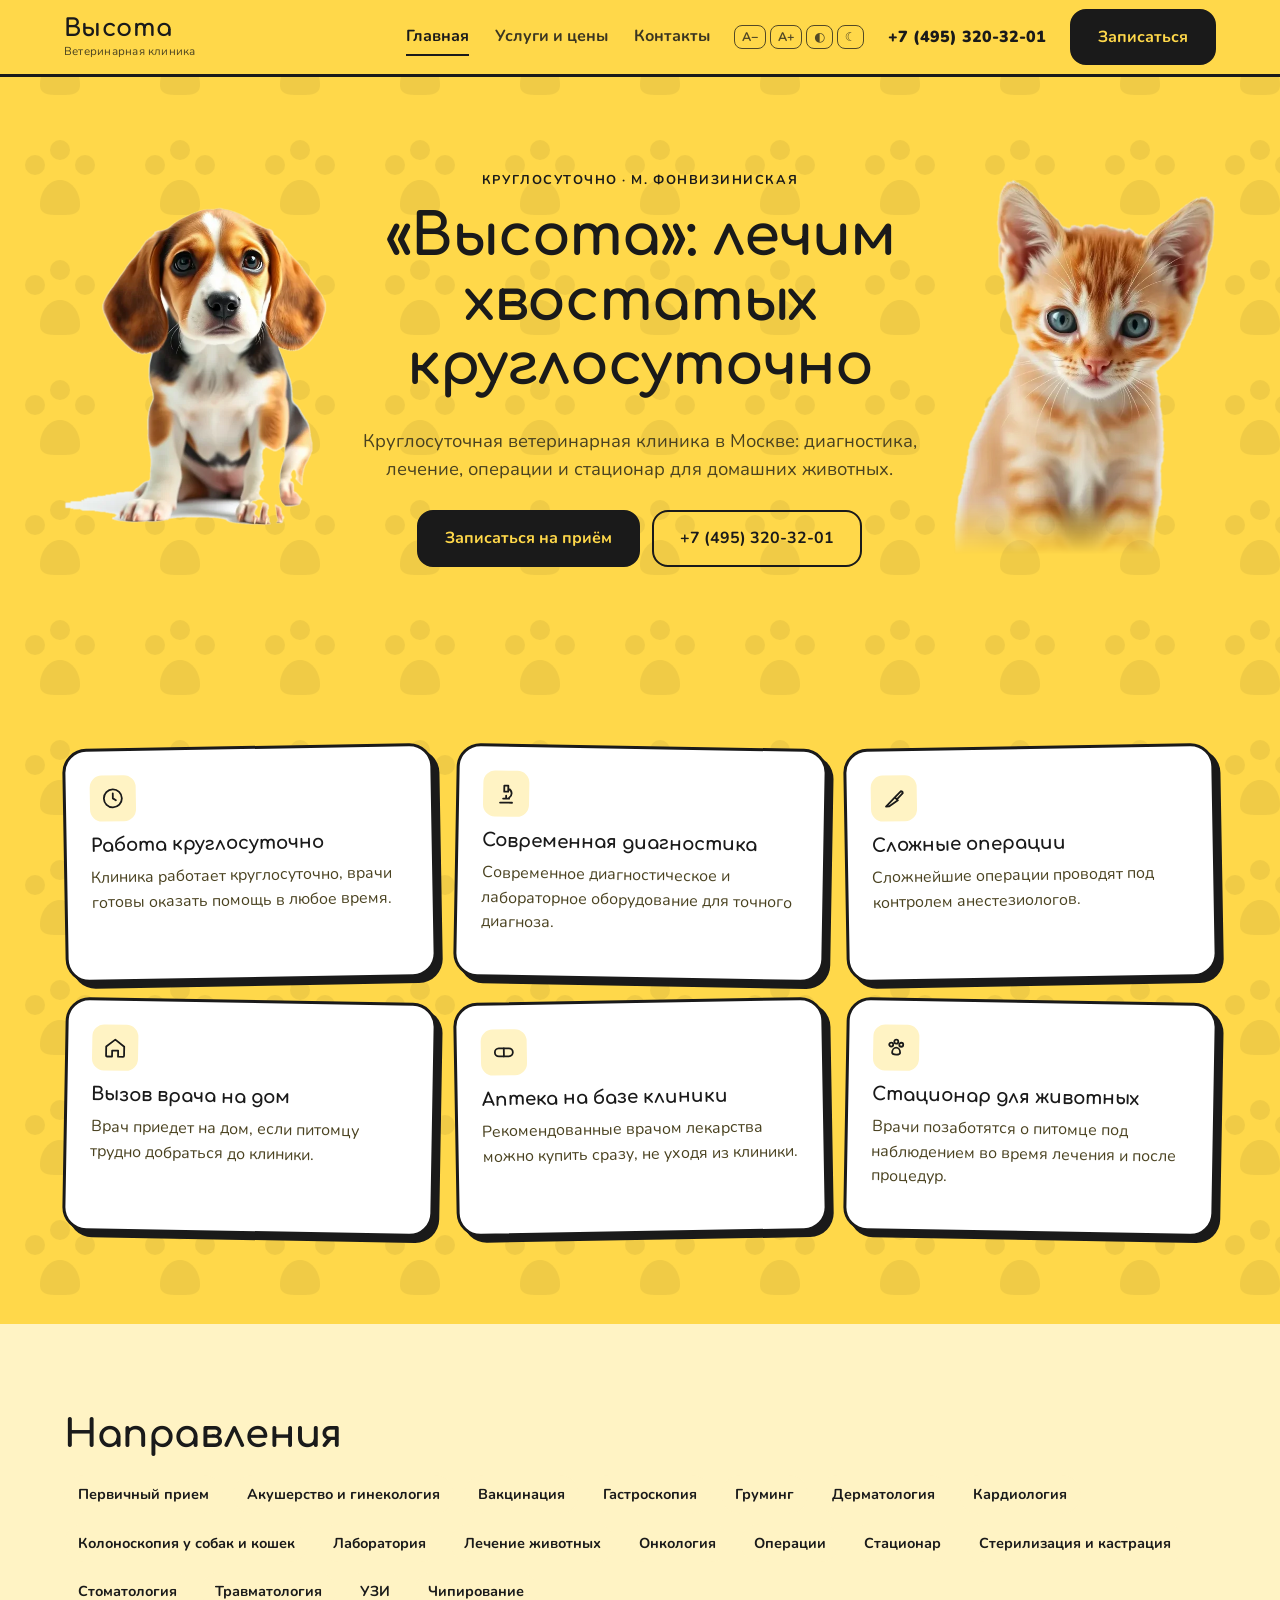
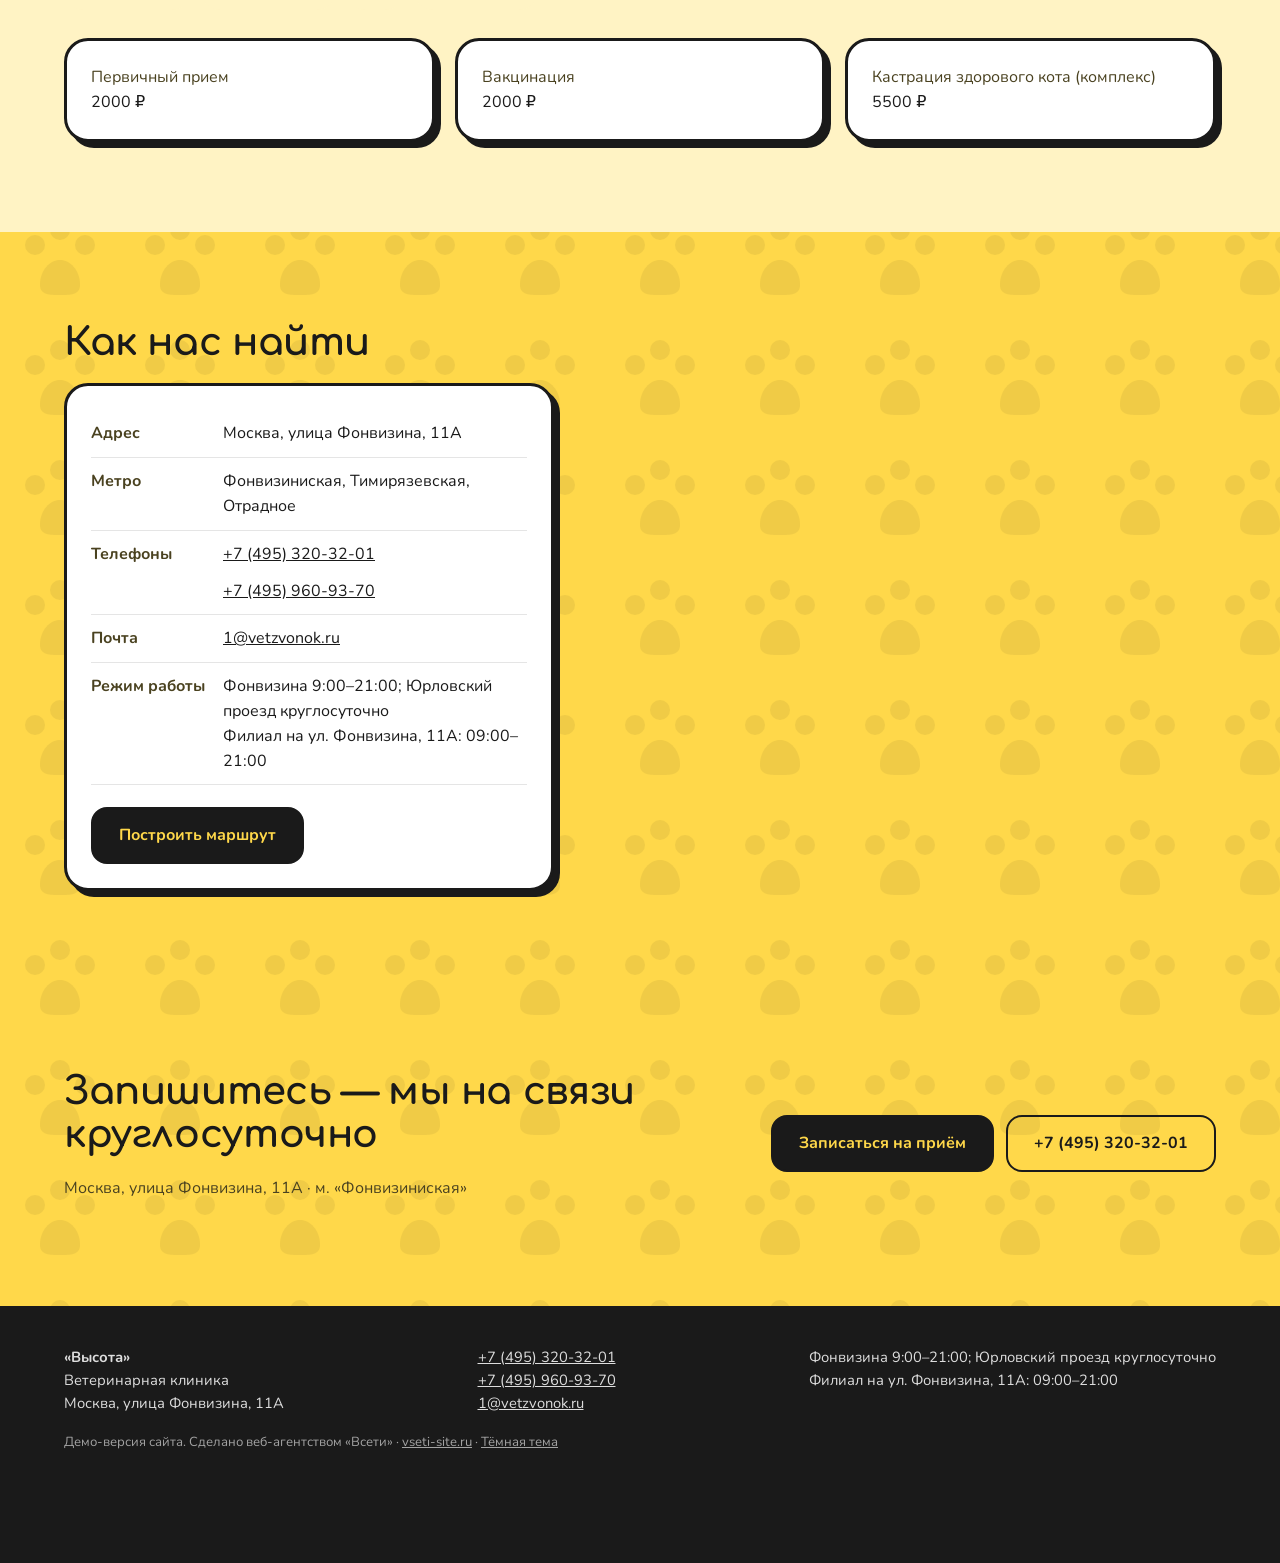
<file: index.html>
<!doctype html><html lang="ru"><head><meta charset="utf-8"><meta name="viewport" content="width=device-width,initial-scale=1"><meta name="robots" content="noindex"><title>Главная — ветеринарная клиника «Высота», Москва</title><meta name="description" content="Круглосуточная ветеринарная клиника «Высота» в Москве: диагностика, лечение, операции, стационар и вызов врача на дом. Телефон +7 (495) 320-32-01."><link rel="stylesheet" href="assets/fonts.css"><link rel="stylesheet" href="assets/base.css"><style>
:root{--bg:#ffd84a;--fg:#1a1a1a;--muted:#4a4220;--accent:#1a1a1a;--onaccent:#ffd84a;--card:#fff;--alt:#fff3c4;--soft:#fff3c4;--r:24px;--rb:16px;--fh:'Comfortaa';--fb:'Nunito';--hw:700;--hbg:#ffd84a;--hbd:3px solid #1a1a1a;--fbg:#1a1a1a;--mbg:#1a1a1a;--sh:6px 6px 0 #1a1a1a}
body{background-image:url("data:image/svg+xml,%3Csvg xmlns='http://www.w3.org/2000/svg' width='120' height='120' viewBox='0 0 24 24' fill='%23000' fill-opacity='.06'%3E%3Ccircle cx='7' cy='9' r='2'/%3E%3Ccircle cx='12' cy='6' r='2'/%3E%3Ccircle cx='17' cy='9' r='2'/%3E%3Cpath d='M8 17c0-3 2-5 4-5s4 2 4 5c0 2-2 2-4 2s-4 0-4-2z'/%3E%3C/svg%3E")}
.card,.tile,.ctiles .t,.bento .t{border:3px solid #1a1a1a}
.feats .card:nth-child(odd){transform:rotate(-1deg)}.feats .card:nth-child(even){transform:rotate(1deg)}
.alt{background:#fff3c4}

html[data-alt="1"]{--bg:#16140b;--fg:#fff3c4;--muted:#d8ca8e;--accent:#ffd84a;--onaccent:#16140b;--card:#24210f;--alt:#1e1b0d;--soft:#2c2812;--line:rgba(255,216,74,.22);--hbg:#16140b;--hbd:3px solid #ffd84a;--fbg:#0c0b06;--mbg:#0c0b06;--sh:6px 6px 0 #ffd84a}html[data-alt="1"] .card,html[data-alt="1"] .tile,html[data-alt="1"] .ctiles .t{border-color:#ffd84a}html[data-alt="1"] .alt{background:#1e1b0d}html[data-alt="1"] body{background-image:none}.lnk{font:inherit;background:none;border:0;color:inherit;text-decoration:underline;cursor:pointer;padding:0}.csplit{align-items:start}.csplit .mapwrap{height:500px}@media(max-width:900px){.csplit .mapwrap{height:340px}}</style><script type="application/ld+json">{"@context": "https://schema.org", "@type": "VeterinaryCare", "name": "Высота", "description": "Ветеринарная клиника", "telephone": ["+7 (495) 320-32-01", "+7 (495) 960-93-70"], "address": {"@type": "PostalAddress", "streetAddress": "улица Фонвизина, 11А", "addressLocality": "Москва", "addressCountry": "RU"}, "geo": {"@type": "GeoCoordinates", "latitude": 55.821417, "longitude": 37.584044}, "email": "1@vetzvonok.ru", "openingHours": "Mo-Su 00:00-24:00"}</script></head><body class="v08" data-altkind="dark"><header class="hdr"><div class="wrap"><a class="logo" href="index.html"><b>Высота<i></i></b><small>Ветеринарная клиника</small></a><button class="burger" aria-label="Меню">☰</button><nav class="nav"><a href="index.html" class=on>Главная</a><a href="uslugi.html">Услуги и цены</a><a href="kontakty.html">Контакты</a></nav><div class="a11y d"><button data-a="minus" title="Мельче">А−</button><button data-a="plus" title="Крупнее">А+</button><button data-a="hc" title="Версия для слабовидящих">◐</button><button data-a="alt" title="Тёмная тема">☾</button></div><a class="nw hphone d" href="tel:+74953203201">+7 (495) 320-32-01</a><button class="btn d hbtn" data-a="rec">Записаться</button></div></header><main><section class="sec hero center"><div class="wrap"><div class="cut l deco"><img class="" src="assets/img/puppy-s.webp" alt="Щенок" loading="lazy"></div><div class="ctext"><span class="eyebrow">Круглосуточно · м. Фонвизиниская</span><h1><span class="nw">«Высота»:</span> лечим хвостатых круглосуточно</h1><p class="lead">Круглосуточная ветеринарная клиника в Москве: диагностика, лечение, операции и стационар для домашних животных.</p><div class="btns"><button class="btn" data-a="rec">Записаться на приём</button><a class="btn ghost" href="tel:+74953203201">+7 (495) 320-32-01</a></div></div><div class="cut r deco"><img class="" src="assets/img/kitten-s.webp" alt="Котёнок" loading="lazy"></div></div></section><section class="sec"><div class="wrap"><div class="grid g3 feats"><div class="card feat"><div class="ico"><svg viewBox="0 0 24 24" fill="none" stroke="currentColor" stroke-width="1.8" stroke-linecap="round" stroke-linejoin="round"><circle cx="12" cy="12" r="9"/><path d="M12 7v5l3 2"/></svg></div><h3>Работа круглосуточно</h3><p class="muted">Клиника работает круглосуточно, врачи готовы оказать помощь в любое время.</p></div><div class="card feat"><div class="ico"><svg viewBox="0 0 24 24" fill="none" stroke="currentColor" stroke-width="1.8" stroke-linecap="round" stroke-linejoin="round"><path d="M6 21h12M9 17h6M12 17v-3M10 4l4 0 0 6-4 0zM14 7a5 5 0 0 1 1 9"/></svg></div><h3>Современная диагностика</h3><p class="muted">Современное диагностическое и лабораторное оборудование для точного диагноза.</p></div><div class="card feat"><div class="ico"><svg viewBox="0 0 24 24" fill="none" stroke="currentColor" stroke-width="1.8" stroke-linecap="round" stroke-linejoin="round"><path d="M4 20l9-9 3 3-9 6zM13 11l6-6a2 2 0 0 1 2 2l-6 6"/></svg></div><h3>Сложные операции</h3><p class="muted">Сложнейшие операции проводят под контролем анестезиологов.</p></div><div class="card feat"><div class="ico"><svg viewBox="0 0 24 24" fill="none" stroke="currentColor" stroke-width="1.8" stroke-linecap="round" stroke-linejoin="round"><path d="M3 11l9-7 9 7v9a1 1 0 0 1-1 1h-5v-6H9v6H4a1 1 0 0 1-1-1z"/></svg></div><h3>Вызов врача на дом</h3><p class="muted">Врач приедет на дом, если питомцу трудно добраться до клиники.</p></div><div class="card feat"><div class="ico"><svg viewBox="0 0 24 24" fill="none" stroke="currentColor" stroke-width="1.8" stroke-linecap="round" stroke-linejoin="round"><rect x="3" y="8" width="18" height="8" rx="4"/><path d="M12 8v8"/></svg></div><h3>Аптека на базе клиники</h3><p class="muted">Рекомендованные врачом лекарства можно купить сразу, не уходя из клиники.</p></div><div class="card feat"><div class="ico"><svg viewBox="0 0 24 24" fill="none" stroke="currentColor" stroke-width="1.8" stroke-linecap="round" stroke-linejoin="round"><circle cx="7" cy="9" r="2"/><circle cx="12" cy="6" r="2"/><circle cx="17" cy="9" r="2"/><path d="M8 17c0-3 2-5 4-5s4 2 4 5c0 2-2 2-4 2s-4 0-4-2z"/></svg></div><h3>Стационар для животных</h3><p class="muted">Врачи позаботятся о питомце под наблюдением во время лечения и после процедур.</p></div></div></div></section><section class="sec alt"><div class="wrap"><h2>Направления</h2><div class="facts"><span class="chip">Первичный прием</span><span class="chip">Акушерство и гинекология</span><span class="chip">Вакцинация</span><span class="chip">Гастроскопия</span><span class="chip">Груминг</span><span class="chip">Дерматология</span><span class="chip">Кардиология</span><span class="chip">Колоноскопия у собак и кошек</span><span class="chip">Лаборатория</span><span class="chip">Лечение животных</span><span class="chip">Онкология</span><span class="chip">Операции</span><span class="chip">Стационар</span><span class="chip">Стерилизация и кастрация</span><span class="chip">Стоматология</span><span class="chip">Травматология</span><span class="chip">УЗИ</span><span class="chip">Чипирование</span></div><div style="margin-top:28px"><div class="grid g3 keyp"><div class="card kp"><div class="muted">Первичный прием</div><div class="kpv"><span class="nw">2000 ₽</span></div></div><div class="card kp"><div class="muted">Вакцинация</div><div class="kpv"><span class="nw">2000 ₽</span></div></div><div class="card kp"><div class="muted">Кастрация здорового кота (комплекс)</div><div class="kpv"><span class="nw">5500 ₽</span></div></div></div></div></div></section><section class="sec hmap"><div class="wrap"><h2>Как нас найти</h2><div class="csplit"><div class="card"><ul class="info"><li><b>Адрес</b>Москва, улица Фонвизина, 11А</li><li><b>Метро</b>Фонвизиниская, Тимирязевская, Отрадное</li><li><b>Телефоны</b><a class="nw " href="tel:+74953203201">+7 (495) 320-32-01</a><br><a class="nw " href="tel:+74959609370">+7 (495) 960-93-70</a></li><li><b>Почта</b><a href="mailto:1@vetzvonok.ru">1@vetzvonok.ru</a></li><li><b>Режим работы</b>Фонвизина 9:00–21:00; Юрловский проезд круглосуточно<br>Филиал на ул. Фонвизина, 11А: 09:00–21:00</li></ul><div class="btns"><a class="btn" href="https://yandex.ru/maps/?rtext=~55.821417,37.584044&rtt=auto" target="_blank" rel="noopener">Построить маршрут</a></div></div><div class="mapwrap "><iframe src="https://yandex.ru/map-widget/v1/?ll=37.584044,55.821417&z=16&pt=37.584044,55.821417,pm2rdm" title="Карта: Москва, улица Фонвизина, 11А" loading="lazy"></iframe></div></div></div></section><section class="sec cta"><div class="wrap ctaw"><div><h2>Запишитесь — мы на связи круглосуточно</h2><p class="muted">Москва, улица Фонвизина, 11А · м. «Фонвизиниская»</p></div><div class="btns"><button class="btn" data-a="rec">Записаться на приём</button><a class="btn ghost" href="tel:+74953203201">+7 (495) 320-32-01</a></div></div></section></main><footer class="ftr"><div class="wrap"><div><b>«Высота»</b><br>Ветеринарная клиника<br>Москва, улица Фонвизина, 11А</div><div><a class="nw " href="tel:+74953203201">+7 (495) 320-32-01</a><br><a class="nw " href="tel:+74959609370">+7 (495) 960-93-70</a><br><a href="mailto:1@vetzvonok.ru">1@vetzvonok.ru</a></div><div>Фонвизина 9:00–21:00; Юрловский проезд круглосуточно<br>Филиал на ул. Фонвизина, 11А: 09:00–21:00</div><div class="agency">Демо-версия сайта. Сделано веб-агентством «Всети» · <a href="https://vseti-site.ru">vseti-site.ru</a> · <button class="lnk" data-a="alt">Тёмная тема</button></div></div></footer><div class="mbar"><a href="tel:+74953203201"><span>☎</span>Позвонить</a><a href="https://yandex.ru/maps/?rtext=~55.821417,37.584044&rtt=auto" target="_blank" rel="noopener"><span>➤</span>Маршрут</a><button class="rec" data-a="rec"><span>✚</span>Записаться</button></div><div class="modal" id="rec"><div class="box"><button class="x" data-a="close" aria-label="Закрыть">×</button><h3>Запись на приём</h3><p class="muted" style="color:#555">Клиника работает круглосуточно. Позвоните — администратор подберёт время.</p><a class="big" href="tel:+74953203201">+7 (495) 320-32-01</a><a class="big" href="tel:+74959609370">+7 (495) 960-93-70</a><p style="color:#555">Или напишите: <a href="mailto:1@vetzvonok.ru">1@vetzvonok.ru</a></p></div></div><script src="assets/site.js"></script></body></html>
</file>
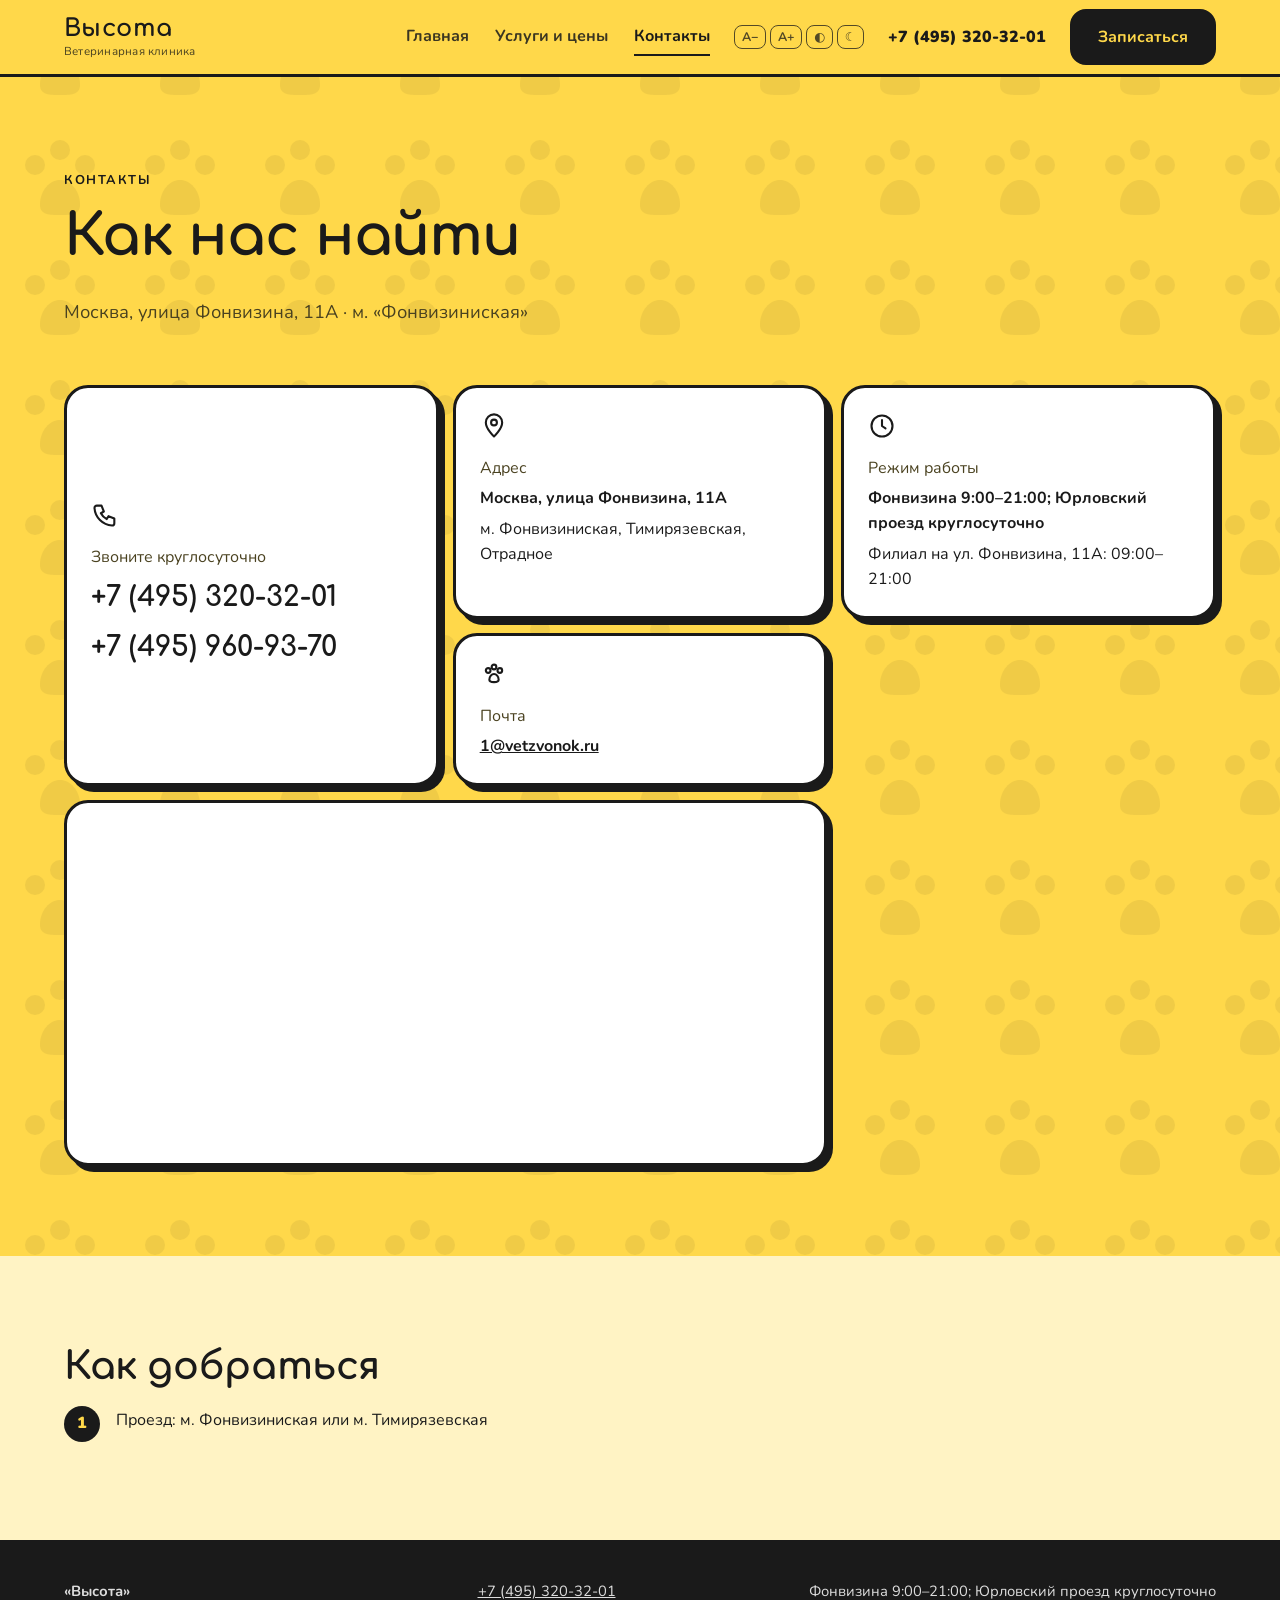
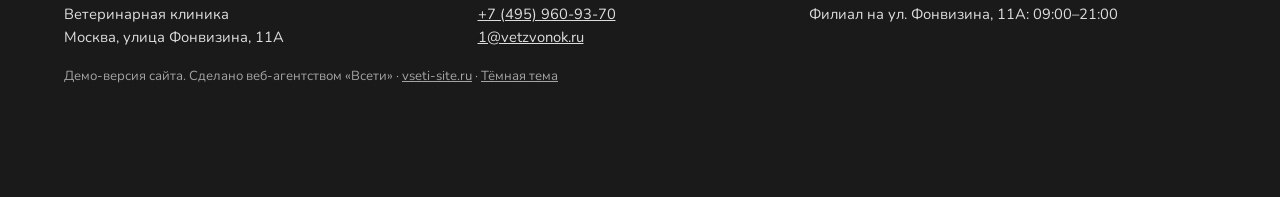
<file: kontakty.html>
<!doctype html><html lang="ru"><head><meta charset="utf-8"><meta name="viewport" content="width=device-width,initial-scale=1"><meta name="robots" content="noindex"><title>Контакты — ветеринарная клиника «Высота», Москва</title><meta name="description" content="Круглосуточная ветеринарная клиника «Высота» в Москве: диагностика, лечение, операции, стационар и вызов врача на дом. Телефон +7 (495) 320-32-01."><link rel="stylesheet" href="assets/fonts.css"><link rel="stylesheet" href="assets/base.css"><style>
:root{--bg:#ffd84a;--fg:#1a1a1a;--muted:#4a4220;--accent:#1a1a1a;--onaccent:#ffd84a;--card:#fff;--alt:#fff3c4;--soft:#fff3c4;--r:24px;--rb:16px;--fh:'Comfortaa';--fb:'Nunito';--hw:700;--hbg:#ffd84a;--hbd:3px solid #1a1a1a;--fbg:#1a1a1a;--mbg:#1a1a1a;--sh:6px 6px 0 #1a1a1a}
body{background-image:url("data:image/svg+xml,%3Csvg xmlns='http://www.w3.org/2000/svg' width='120' height='120' viewBox='0 0 24 24' fill='%23000' fill-opacity='.06'%3E%3Ccircle cx='7' cy='9' r='2'/%3E%3Ccircle cx='12' cy='6' r='2'/%3E%3Ccircle cx='17' cy='9' r='2'/%3E%3Cpath d='M8 17c0-3 2-5 4-5s4 2 4 5c0 2-2 2-4 2s-4 0-4-2z'/%3E%3C/svg%3E")}
.card,.tile,.ctiles .t,.bento .t{border:3px solid #1a1a1a}
.feats .card:nth-child(odd){transform:rotate(-1deg)}.feats .card:nth-child(even){transform:rotate(1deg)}
.alt{background:#fff3c4}

html[data-alt="1"]{--bg:#16140b;--fg:#fff3c4;--muted:#d8ca8e;--accent:#ffd84a;--onaccent:#16140b;--card:#24210f;--alt:#1e1b0d;--soft:#2c2812;--line:rgba(255,216,74,.22);--hbg:#16140b;--hbd:3px solid #ffd84a;--fbg:#0c0b06;--mbg:#0c0b06;--sh:6px 6px 0 #ffd84a}html[data-alt="1"] .card,html[data-alt="1"] .tile,html[data-alt="1"] .ctiles .t{border-color:#ffd84a}html[data-alt="1"] .alt{background:#1e1b0d}html[data-alt="1"] body{background-image:none}.lnk{font:inherit;background:none;border:0;color:inherit;text-decoration:underline;cursor:pointer;padding:0}.csplit{align-items:start}.csplit .mapwrap{height:500px}@media(max-width:900px){.csplit .mapwrap{height:340px}}</style><script type="application/ld+json">{"@context": "https://schema.org", "@type": "VeterinaryCare", "name": "Высота", "description": "Ветеринарная клиника", "telephone": ["+7 (495) 320-32-01", "+7 (495) 960-93-70"], "address": {"@type": "PostalAddress", "streetAddress": "улица Фонвизина, 11А", "addressLocality": "Москва", "addressCountry": "RU"}, "geo": {"@type": "GeoCoordinates", "latitude": 55.821417, "longitude": 37.584044}, "email": "1@vetzvonok.ru", "openingHours": "Mo-Su 00:00-24:00"}</script></head><body class="v08" data-altkind="dark"><header class="hdr"><div class="wrap"><a class="logo" href="index.html"><b>Высота<i></i></b><small>Ветеринарная клиника</small></a><button class="burger" aria-label="Меню">☰</button><nav class="nav"><a href="index.html">Главная</a><a href="uslugi.html">Услуги и цены</a><a href="kontakty.html" class=on>Контакты</a></nav><div class="a11y d"><button data-a="minus" title="Мельче">А−</button><button data-a="plus" title="Крупнее">А+</button><button data-a="hc" title="Версия для слабовидящих">◐</button><button data-a="alt" title="Тёмная тема">☾</button></div><a class="nw hphone d" href="tel:+74953203201">+7 (495) 320-32-01</a><button class="btn d hbtn" data-a="rec">Записаться</button></div></header><main><section class="sec phead"><div class="wrap"><span class="eyebrow">Контакты</span><h1>Как нас найти</h1><p class="lead muted">Москва, улица Фонвизина, 11А · м. «Фонвизиниская»</p></div></section><section class="sec s0"><div class="wrap ctiles"><div class="t big"><svg viewBox="0 0 24 24" fill="none" stroke="currentColor" stroke-width="1.8" stroke-linecap="round" stroke-linejoin="round"><path d="M5 4h4l2 5-2.5 1.5a11 11 0 0 0 5 5L15 13l5 2v4a2 2 0 0 1-2 2A16 16 0 0 1 3 6a2 2 0 0 1 2-2"/></svg><span class="muted">Звоните круглосуточно</span><a class="nw xl" href="tel:+74953203201">+7 (495) 320-32-01</a><a class="nw xl" href="tel:+74959609370">+7 (495) 960-93-70</a></div><div class="t"><svg viewBox="0 0 24 24" fill="none" stroke="currentColor" stroke-width="1.8" stroke-linecap="round" stroke-linejoin="round"><path d="M12 21s7-6.5 7-12a7 7 0 0 0-14 0c0 5.5 7 12 7 12z"/><circle cx="12" cy="9" r="2.5"/></svg><span class="muted">Адрес</span><b>Москва, улица Фонвизина, 11А</b><span>м. Фонвизиниская, Тимирязевская, Отрадное</span></div><div class="t"><svg viewBox="0 0 24 24" fill="none" stroke="currentColor" stroke-width="1.8" stroke-linecap="round" stroke-linejoin="round"><circle cx="12" cy="12" r="9"/><path d="M12 7v5l3 2"/></svg><span class="muted">Режим работы</span><b>Фонвизина 9:00–21:00; Юрловский проезд круглосуточно</b><span>Филиал на ул. Фонвизина, 11А: 09:00–21:00</span></div><div class="t"><svg viewBox="0 0 24 24" fill="none" stroke="currentColor" stroke-width="1.8" stroke-linecap="round" stroke-linejoin="round"><circle cx="7" cy="9" r="2"/><circle cx="12" cy="6" r="2"/><circle cx="17" cy="9" r="2"/><path d="M8 17c0-3 2-5 4-5s4 2 4 5c0 2-2 2-4 2s-4 0-4-2z"/></svg><span class="muted">Почта</span><a href="mailto:1@vetzvonok.ru"><b>1@vetzvonok.ru</b></a></div><div class="t mapt"><div class="mapwrap "><iframe src="https://yandex.ru/map-widget/v1/?ll=37.584044,55.821417&z=16&pt=37.584044,55.821417,pm2rdm" title="Карта: Москва, улица Фонвизина, 11А" loading="lazy"></iframe></div></div></div></section><section class="sec alt"><div class="wrap"><h2>Как добраться</h2><ol class="steps"><li>Проезд: м. Фонвизиниская или м. Тимирязевская</li></ol></div></section></main><footer class="ftr"><div class="wrap"><div><b>«Высота»</b><br>Ветеринарная клиника<br>Москва, улица Фонвизина, 11А</div><div><a class="nw " href="tel:+74953203201">+7 (495) 320-32-01</a><br><a class="nw " href="tel:+74959609370">+7 (495) 960-93-70</a><br><a href="mailto:1@vetzvonok.ru">1@vetzvonok.ru</a></div><div>Фонвизина 9:00–21:00; Юрловский проезд круглосуточно<br>Филиал на ул. Фонвизина, 11А: 09:00–21:00</div><div class="agency">Демо-версия сайта. Сделано веб-агентством «Всети» · <a href="https://vseti-site.ru">vseti-site.ru</a> · <button class="lnk" data-a="alt">Тёмная тема</button></div></div></footer><div class="mbar"><a href="tel:+74953203201"><span>☎</span>Позвонить</a><a href="https://yandex.ru/maps/?rtext=~55.821417,37.584044&rtt=auto" target="_blank" rel="noopener"><span>➤</span>Маршрут</a><button class="rec" data-a="rec"><span>✚</span>Записаться</button></div><div class="modal" id="rec"><div class="box"><button class="x" data-a="close" aria-label="Закрыть">×</button><h3>Запись на приём</h3><p class="muted" style="color:#555">Клиника работает круглосуточно. Позвоните — администратор подберёт время.</p><a class="big" href="tel:+74953203201">+7 (495) 320-32-01</a><a class="big" href="tel:+74959609370">+7 (495) 960-93-70</a><p style="color:#555">Или напишите: <a href="mailto:1@vetzvonok.ru">1@vetzvonok.ru</a></p></div></div><script src="assets/site.js"></script></body></html>
</file>
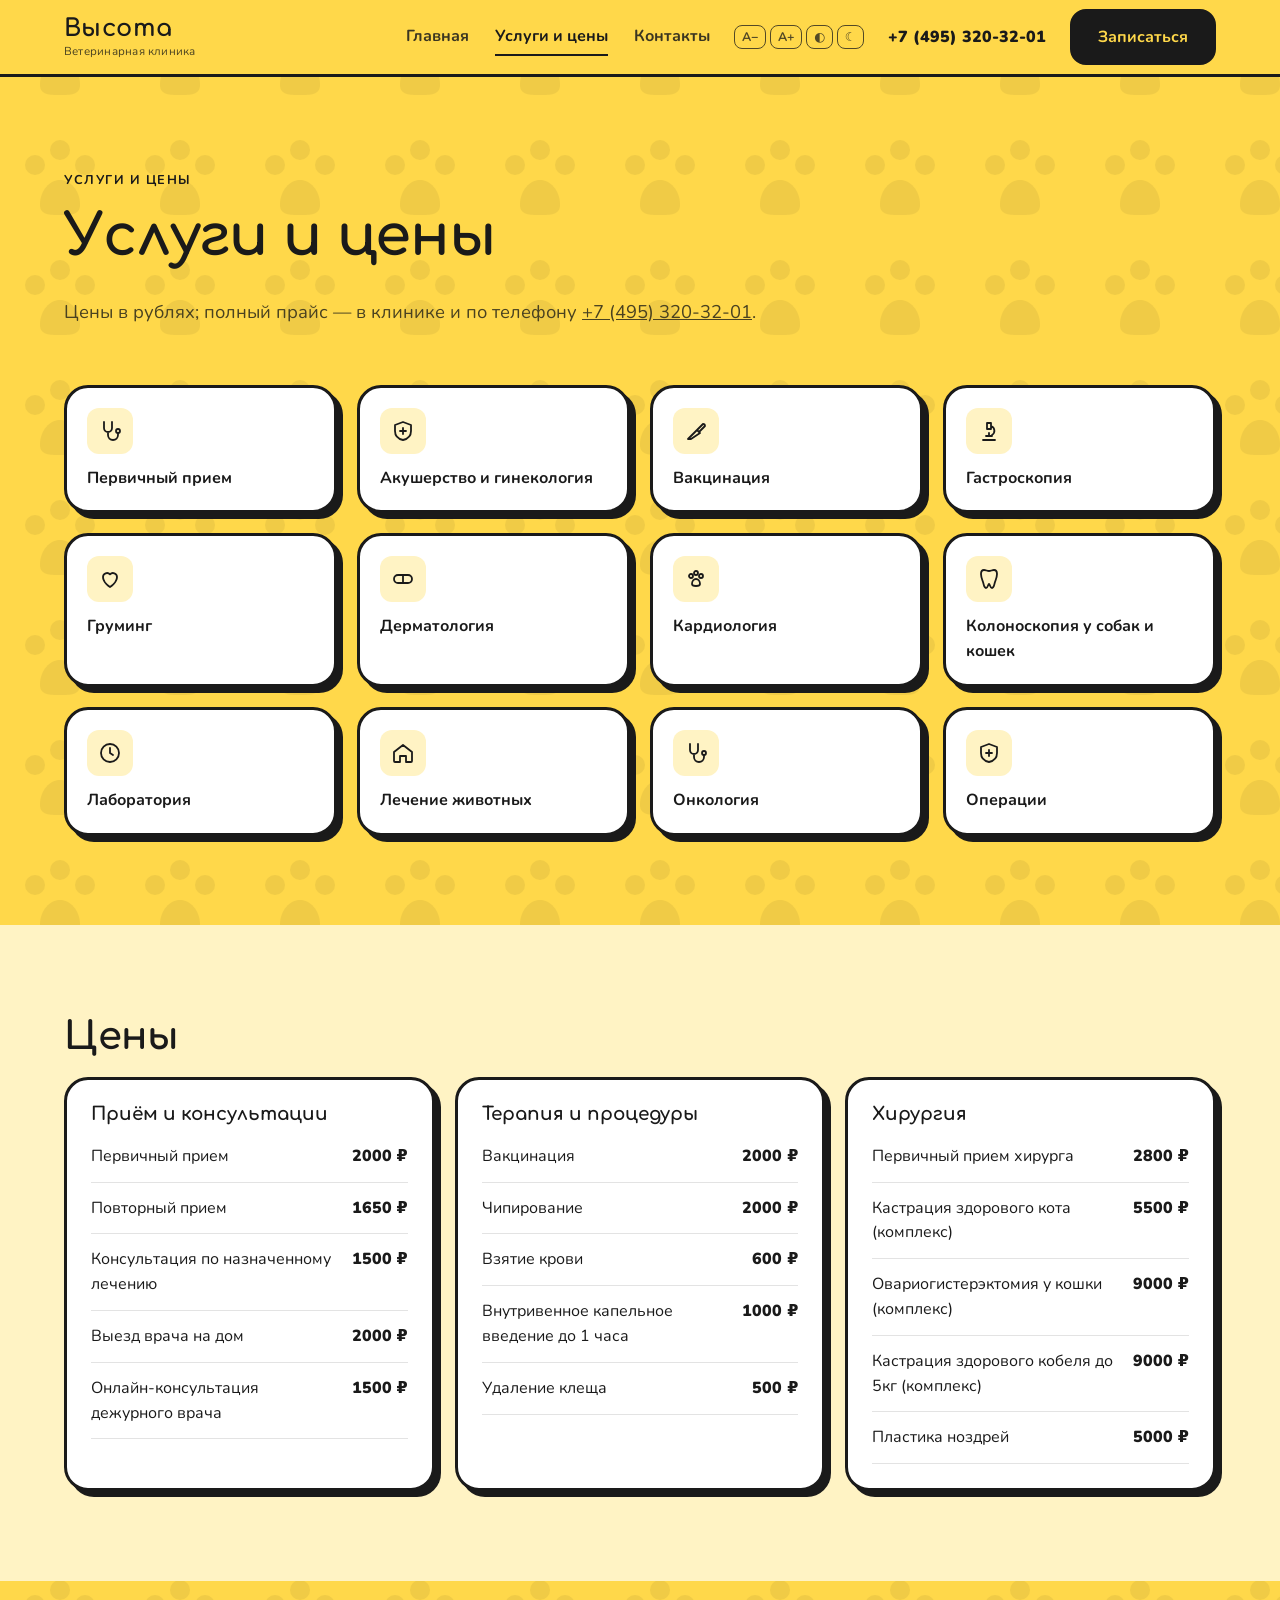
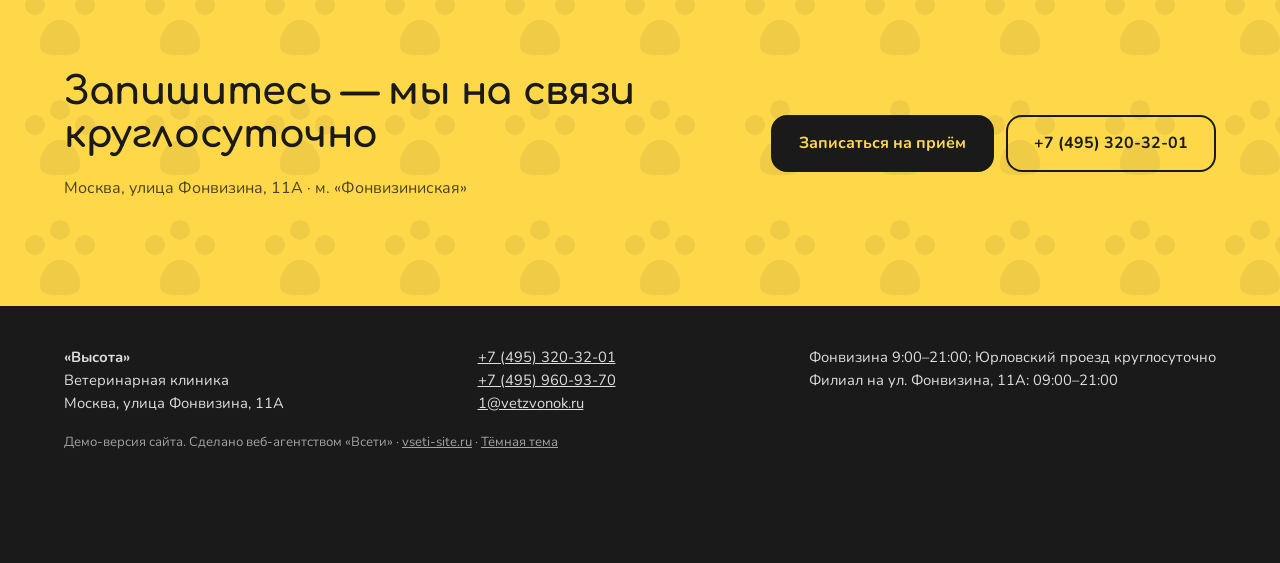
<file: uslugi.html>
<!doctype html><html lang="ru"><head><meta charset="utf-8"><meta name="viewport" content="width=device-width,initial-scale=1"><meta name="robots" content="noindex"><title>Услуги и цены — ветеринарная клиника «Высота», Москва</title><meta name="description" content="Круглосуточная ветеринарная клиника «Высота» в Москве: диагностика, лечение, операции, стационар и вызов врача на дом. Телефон +7 (495) 320-32-01."><link rel="stylesheet" href="assets/fonts.css"><link rel="stylesheet" href="assets/base.css"><style>
:root{--bg:#ffd84a;--fg:#1a1a1a;--muted:#4a4220;--accent:#1a1a1a;--onaccent:#ffd84a;--card:#fff;--alt:#fff3c4;--soft:#fff3c4;--r:24px;--rb:16px;--fh:'Comfortaa';--fb:'Nunito';--hw:700;--hbg:#ffd84a;--hbd:3px solid #1a1a1a;--fbg:#1a1a1a;--mbg:#1a1a1a;--sh:6px 6px 0 #1a1a1a}
body{background-image:url("data:image/svg+xml,%3Csvg xmlns='http://www.w3.org/2000/svg' width='120' height='120' viewBox='0 0 24 24' fill='%23000' fill-opacity='.06'%3E%3Ccircle cx='7' cy='9' r='2'/%3E%3Ccircle cx='12' cy='6' r='2'/%3E%3Ccircle cx='17' cy='9' r='2'/%3E%3Cpath d='M8 17c0-3 2-5 4-5s4 2 4 5c0 2-2 2-4 2s-4 0-4-2z'/%3E%3C/svg%3E")}
.card,.tile,.ctiles .t,.bento .t{border:3px solid #1a1a1a}
.feats .card:nth-child(odd){transform:rotate(-1deg)}.feats .card:nth-child(even){transform:rotate(1deg)}
.alt{background:#fff3c4}

html[data-alt="1"]{--bg:#16140b;--fg:#fff3c4;--muted:#d8ca8e;--accent:#ffd84a;--onaccent:#16140b;--card:#24210f;--alt:#1e1b0d;--soft:#2c2812;--line:rgba(255,216,74,.22);--hbg:#16140b;--hbd:3px solid #ffd84a;--fbg:#0c0b06;--mbg:#0c0b06;--sh:6px 6px 0 #ffd84a}html[data-alt="1"] .card,html[data-alt="1"] .tile,html[data-alt="1"] .ctiles .t{border-color:#ffd84a}html[data-alt="1"] .alt{background:#1e1b0d}html[data-alt="1"] body{background-image:none}.lnk{font:inherit;background:none;border:0;color:inherit;text-decoration:underline;cursor:pointer;padding:0}.csplit{align-items:start}.csplit .mapwrap{height:500px}@media(max-width:900px){.csplit .mapwrap{height:340px}}</style><script type="application/ld+json">{"@context": "https://schema.org", "@type": "VeterinaryCare", "name": "Высота", "description": "Ветеринарная клиника", "telephone": ["+7 (495) 320-32-01", "+7 (495) 960-93-70"], "address": {"@type": "PostalAddress", "streetAddress": "улица Фонвизина, 11А", "addressLocality": "Москва", "addressCountry": "RU"}, "geo": {"@type": "GeoCoordinates", "latitude": 55.821417, "longitude": 37.584044}, "email": "1@vetzvonok.ru", "openingHours": "Mo-Su 00:00-24:00"}</script></head><body class="v08" data-altkind="dark"><header class="hdr"><div class="wrap"><a class="logo" href="index.html"><b>Высота<i></i></b><small>Ветеринарная клиника</small></a><button class="burger" aria-label="Меню">☰</button><nav class="nav"><a href="index.html">Главная</a><a href="uslugi.html" class=on>Услуги и цены</a><a href="kontakty.html">Контакты</a></nav><div class="a11y d"><button data-a="minus" title="Мельче">А−</button><button data-a="plus" title="Крупнее">А+</button><button data-a="hc" title="Версия для слабовидящих">◐</button><button data-a="alt" title="Тёмная тема">☾</button></div><a class="nw hphone d" href="tel:+74953203201">+7 (495) 320-32-01</a><button class="btn d hbtn" data-a="rec">Записаться</button></div></header><main><section class="sec phead"><div class="wrap"><span class="eyebrow">Услуги и цены</span><h1>Услуги и цены</h1><p class="lead muted">Цены в рублях; полный прайс — в клинике и по телефону <a class="nw " href="tel:+74953203201">+7 (495) 320-32-01</a>.</p></div></section><section class="sec s0"><div class="wrap"><div class="grid g4 tiles"><div class="tile"><div class="ico"><svg viewBox="0 0 24 24" fill="none" stroke="currentColor" stroke-width="1.8" stroke-linecap="round" stroke-linejoin="round"><path d="M6 3v6a4 4 0 0 0 8 0V3M10 13v3a5 5 0 0 0 10 0v-2"/><circle cx="20" cy="12" r="2"/></svg></div><b>Первичный прием</b></div><div class="tile"><div class="ico"><svg viewBox="0 0 24 24" fill="none" stroke="currentColor" stroke-width="1.8" stroke-linecap="round" stroke-linejoin="round"><path d="M12 3l8 3v6c0 5-3.5 8-8 9-4.5-1-8-4-8-9V6z"/><path d="M12 9v6M9 12h6"/></svg></div><b>Акушерство и гинекология</b></div><div class="tile"><div class="ico"><svg viewBox="0 0 24 24" fill="none" stroke="currentColor" stroke-width="1.8" stroke-linecap="round" stroke-linejoin="round"><path d="M4 20l9-9 3 3-9 6zM13 11l6-6a2 2 0 0 1 2 2l-6 6"/></svg></div><b>Вакцинация</b></div><div class="tile"><div class="ico"><svg viewBox="0 0 24 24" fill="none" stroke="currentColor" stroke-width="1.8" stroke-linecap="round" stroke-linejoin="round"><path d="M6 21h12M9 17h6M12 17v-3M10 4l4 0 0 6-4 0zM14 7a5 5 0 0 1 1 9"/></svg></div><b>Гастроскопия</b></div><div class="tile"><div class="ico"><svg viewBox="0 0 24 24" fill="none" stroke="currentColor" stroke-width="1.8" stroke-linecap="round" stroke-linejoin="round"><path d="M12 20s-7-4.5-7-10a4 4 0 0 1 7-2.6A4 4 0 0 1 19 10c0 5.5-7 10-7 10z"/></svg></div><b>Груминг</b></div><div class="tile"><div class="ico"><svg viewBox="0 0 24 24" fill="none" stroke="currentColor" stroke-width="1.8" stroke-linecap="round" stroke-linejoin="round"><rect x="3" y="8" width="18" height="8" rx="4"/><path d="M12 8v8"/></svg></div><b>Дерматология</b></div><div class="tile"><div class="ico"><svg viewBox="0 0 24 24" fill="none" stroke="currentColor" stroke-width="1.8" stroke-linecap="round" stroke-linejoin="round"><circle cx="7" cy="9" r="2"/><circle cx="12" cy="6" r="2"/><circle cx="17" cy="9" r="2"/><path d="M8 17c0-3 2-5 4-5s4 2 4 5c0 2-2 2-4 2s-4 0-4-2z"/></svg></div><b>Кардиология</b></div><div class="tile"><div class="ico"><svg viewBox="0 0 24 24" fill="none" stroke="currentColor" stroke-width="1.8" stroke-linecap="round" stroke-linejoin="round"><path d="M7 3c-2 0-3 2-3 4 0 3 1 5 2 8s1 6 3 6 2-4 3-4 1 4 3 4 2-3 3-6 2-5 2-8c0-2-1-4-3-4s-3 1-5 1-3-1-5-1z"/></svg></div><b>Колоноскопия у собак и кошек</b></div><div class="tile"><div class="ico"><svg viewBox="0 0 24 24" fill="none" stroke="currentColor" stroke-width="1.8" stroke-linecap="round" stroke-linejoin="round"><circle cx="12" cy="12" r="9"/><path d="M12 7v5l3 2"/></svg></div><b>Лаборатория</b></div><div class="tile"><div class="ico"><svg viewBox="0 0 24 24" fill="none" stroke="currentColor" stroke-width="1.8" stroke-linecap="round" stroke-linejoin="round"><path d="M3 11l9-7 9 7v9a1 1 0 0 1-1 1h-5v-6H9v6H4a1 1 0 0 1-1-1z"/></svg></div><b>Лечение животных</b></div><div class="tile"><div class="ico"><svg viewBox="0 0 24 24" fill="none" stroke="currentColor" stroke-width="1.8" stroke-linecap="round" stroke-linejoin="round"><path d="M6 3v6a4 4 0 0 0 8 0V3M10 13v3a5 5 0 0 0 10 0v-2"/><circle cx="20" cy="12" r="2"/></svg></div><b>Онкология</b></div><div class="tile"><div class="ico"><svg viewBox="0 0 24 24" fill="none" stroke="currentColor" stroke-width="1.8" stroke-linecap="round" stroke-linejoin="round"><path d="M12 3l8 3v6c0 5-3.5 8-8 9-4.5-1-8-4-8-9V6z"/><path d="M12 9v6M9 12h6"/></svg></div><b>Операции</b></div></div></div></section><section class="sec alt"><div class="wrap"><h2>Цены</h2><div class="grid g3 pcards"><div class="card"><h3>Приём и консультации</h3><table class="ptable"><tr data-row><td>Первичный прием</td><td><span class="nw">2000 ₽</span></td></tr><tr data-row><td>Повторный прием</td><td><span class="nw">1650 ₽</span></td></tr><tr data-row><td>Консультация по назначенному лечению</td><td><span class="nw">1500 ₽</span></td></tr><tr data-row><td>Выезд врача на дом</td><td><span class="nw">2000 ₽</span></td></tr><tr data-row><td>Онлайн-консультация дежурного врача</td><td><span class="nw">1500 ₽</span></td></tr></table></div><div class="card"><h3>Терапия и процедуры</h3><table class="ptable"><tr data-row><td>Вакцинация</td><td><span class="nw">2000 ₽</span></td></tr><tr data-row><td>Чипирование</td><td><span class="nw">2000 ₽</span></td></tr><tr data-row><td>Взятие крови</td><td><span class="nw">600 ₽</span></td></tr><tr data-row><td>Внутривенное капельное введение до 1 часа</td><td><span class="nw">1000 ₽</span></td></tr><tr data-row><td>Удаление клеща</td><td><span class="nw">500 ₽</span></td></tr></table></div><div class="card"><h3>Хирургия</h3><table class="ptable"><tr data-row><td>Первичный прием хирурга</td><td><span class="nw">2800 ₽</span></td></tr><tr data-row><td>Кастрация здорового кота (комплекс)</td><td><span class="nw">5500 ₽</span></td></tr><tr data-row><td>Овариогистерэктомия у кошки (комплекс)</td><td><span class="nw">9000 ₽</span></td></tr><tr data-row><td>Кастрация здорового кобеля до 5кг (комплекс)</td><td><span class="nw">9000 ₽</span></td></tr><tr data-row><td>Пластика ноздрей</td><td><span class="nw">5000 ₽</span></td></tr></table></div></div></div></section><section class="sec cta"><div class="wrap ctaw"><div><h2>Запишитесь — мы на связи круглосуточно</h2><p class="muted">Москва, улица Фонвизина, 11А · м. «Фонвизиниская»</p></div><div class="btns"><button class="btn" data-a="rec">Записаться на приём</button><a class="btn ghost" href="tel:+74953203201">+7 (495) 320-32-01</a></div></div></section></main><footer class="ftr"><div class="wrap"><div><b>«Высота»</b><br>Ветеринарная клиника<br>Москва, улица Фонвизина, 11А</div><div><a class="nw " href="tel:+74953203201">+7 (495) 320-32-01</a><br><a class="nw " href="tel:+74959609370">+7 (495) 960-93-70</a><br><a href="mailto:1@vetzvonok.ru">1@vetzvonok.ru</a></div><div>Фонвизина 9:00–21:00; Юрловский проезд круглосуточно<br>Филиал на ул. Фонвизина, 11А: 09:00–21:00</div><div class="agency">Демо-версия сайта. Сделано веб-агентством «Всети» · <a href="https://vseti-site.ru">vseti-site.ru</a> · <button class="lnk" data-a="alt">Тёмная тема</button></div></div></footer><div class="mbar"><a href="tel:+74953203201"><span>☎</span>Позвонить</a><a href="https://yandex.ru/maps/?rtext=~55.821417,37.584044&rtt=auto" target="_blank" rel="noopener"><span>➤</span>Маршрут</a><button class="rec" data-a="rec"><span>✚</span>Записаться</button></div><div class="modal" id="rec"><div class="box"><button class="x" data-a="close" aria-label="Закрыть">×</button><h3>Запись на приём</h3><p class="muted" style="color:#555">Клиника работает круглосуточно. Позвоните — администратор подберёт время.</p><a class="big" href="tel:+74953203201">+7 (495) 320-32-01</a><a class="big" href="tel:+74959609370">+7 (495) 960-93-70</a><p style="color:#555">Или напишите: <a href="mailto:1@vetzvonok.ru">1@vetzvonok.ru</a></p></div></div><script src="assets/site.js"></script></body></html>
</file>
<file: assets/fonts.css>
@font-face {
  font-family: 'Manrope';
  font-style: normal;
  font-weight: 400;
  font-display: swap;
  src: url(fonts/9f286813e9ad.woff2) format('woff2');
  unicode-range: U+0301, U+0400-045F, U+0490-0491, U+04B0-04B1, U+2116;
}
@font-face {
  font-family: 'Manrope';
  font-style: normal;
  font-weight: 400;
  font-display: swap;
  src: url(fonts/66cfc06567d6.woff2) format('woff2');
  unicode-range: U+0000-00FF, U+0131, U+0152-0153, U+02BB-02BC, U+02C6, U+02DA, U+02DC, U+0304, U+0308, U+0329, U+2000-206F, U+20AC, U+2122, U+2191, U+2193, U+2212, U+2215, U+FEFF, U+FFFD;
}
@font-face {
  font-family: 'Manrope';
  font-style: normal;
  font-weight: 600;
  font-display: swap;
  src: url(fonts/9f286813e9ad.woff2) format('woff2');
  unicode-range: U+0301, U+0400-045F, U+0490-0491, U+04B0-04B1, U+2116;
}
@font-face {
  font-family: 'Manrope';
  font-style: normal;
  font-weight: 600;
  font-display: swap;
  src: url(fonts/66cfc06567d6.woff2) format('woff2');
  unicode-range: U+0000-00FF, U+0131, U+0152-0153, U+02BB-02BC, U+02C6, U+02DA, U+02DC, U+0304, U+0308, U+0329, U+2000-206F, U+20AC, U+2122, U+2191, U+2193, U+2212, U+2215, U+FEFF, U+FFFD;
}
@font-face {
  font-family: 'Manrope';
  font-style: normal;
  font-weight: 800;
  font-display: swap;
  src: url(fonts/9f286813e9ad.woff2) format('woff2');
  unicode-range: U+0301, U+0400-045F, U+0490-0491, U+04B0-04B1, U+2116;
}
@font-face {
  font-family: 'Manrope';
  font-style: normal;
  font-weight: 800;
  font-display: swap;
  src: url(fonts/66cfc06567d6.woff2) format('woff2');
  unicode-range: U+0000-00FF, U+0131, U+0152-0153, U+02BB-02BC, U+02C6, U+02DA, U+02DC, U+0304, U+0308, U+0329, U+2000-206F, U+20AC, U+2122, U+2191, U+2193, U+2212, U+2215, U+FEFF, U+FFFD;
}
@font-face {
  font-family: 'Inter';
  font-style: normal;
  font-weight: 400;
  font-display: swap;
  src: url(fonts/4ee8fc9834b2.woff2) format('woff2');
  unicode-range: U+0301, U+0400-045F, U+0490-0491, U+04B0-04B1, U+2116;
}
@font-face {
  font-family: 'Inter';
  font-style: normal;
  font-weight: 400;
  font-display: swap;
  src: url(fonts/567244088c9c.woff2) format('woff2');
  unicode-range: U+0000-00FF, U+0131, U+0152-0153, U+02BB-02BC, U+02C6, U+02DA, U+02DC, U+0304, U+0308, U+0329, U+2000-206F, U+20AC, U+2122, U+2191, U+2193, U+2212, U+2215, U+FEFF, U+FFFD;
}
@font-face {
  font-family: 'Inter';
  font-style: normal;
  font-weight: 600;
  font-display: swap;
  src: url(fonts/4ee8fc9834b2.woff2) format('woff2');
  unicode-range: U+0301, U+0400-045F, U+0490-0491, U+04B0-04B1, U+2116;
}
@font-face {
  font-family: 'Inter';
  font-style: normal;
  font-weight: 600;
  font-display: swap;
  src: url(fonts/567244088c9c.woff2) format('woff2');
  unicode-range: U+0000-00FF, U+0131, U+0152-0153, U+02BB-02BC, U+02C6, U+02DA, U+02DC, U+0304, U+0308, U+0329, U+2000-206F, U+20AC, U+2122, U+2191, U+2193, U+2212, U+2215, U+FEFF, U+FFFD;
}
@font-face {
  font-family: 'Inter';
  font-style: normal;
  font-weight: 800;
  font-display: swap;
  src: url(fonts/4ee8fc9834b2.woff2) format('woff2');
  unicode-range: U+0301, U+0400-045F, U+0490-0491, U+04B0-04B1, U+2116;
}
@font-face {
  font-family: 'Inter';
  font-style: normal;
  font-weight: 800;
  font-display: swap;
  src: url(fonts/567244088c9c.woff2) format('woff2');
  unicode-range: U+0000-00FF, U+0131, U+0152-0153, U+02BB-02BC, U+02C6, U+02DA, U+02DC, U+0304, U+0308, U+0329, U+2000-206F, U+20AC, U+2122, U+2191, U+2193, U+2212, U+2215, U+FEFF, U+FFFD;
}
@font-face {
  font-family: 'Montserrat';
  font-style: normal;
  font-weight: 400;
  font-display: swap;
  src: url(fonts/79ee104ccfbd.woff2) format('woff2');
  unicode-range: U+0301, U+0400-045F, U+0490-0491, U+04B0-04B1, U+2116;
}
@font-face {
  font-family: 'Montserrat';
  font-style: normal;
  font-weight: 400;
  font-display: swap;
  src: url(fonts/e56e84e54009.woff2) format('woff2');
  unicode-range: U+0000-00FF, U+0131, U+0152-0153, U+02BB-02BC, U+02C6, U+02DA, U+02DC, U+0304, U+0308, U+0329, U+2000-206F, U+20AC, U+2122, U+2191, U+2193, U+2212, U+2215, U+FEFF, U+FFFD;
}
@font-face {
  font-family: 'Montserrat';
  font-style: normal;
  font-weight: 600;
  font-display: swap;
  src: url(fonts/79ee104ccfbd.woff2) format('woff2');
  unicode-range: U+0301, U+0400-045F, U+0490-0491, U+04B0-04B1, U+2116;
}
@font-face {
  font-family: 'Montserrat';
  font-style: normal;
  font-weight: 600;
  font-display: swap;
  src: url(fonts/e56e84e54009.woff2) format('woff2');
  unicode-range: U+0000-00FF, U+0131, U+0152-0153, U+02BB-02BC, U+02C6, U+02DA, U+02DC, U+0304, U+0308, U+0329, U+2000-206F, U+20AC, U+2122, U+2191, U+2193, U+2212, U+2215, U+FEFF, U+FFFD;
}
@font-face {
  font-family: 'Montserrat';
  font-style: normal;
  font-weight: 800;
  font-display: swap;
  src: url(fonts/79ee104ccfbd.woff2) format('woff2');
  unicode-range: U+0301, U+0400-045F, U+0490-0491, U+04B0-04B1, U+2116;
}
@font-face {
  font-family: 'Montserrat';
  font-style: normal;
  font-weight: 800;
  font-display: swap;
  src: url(fonts/e56e84e54009.woff2) format('woff2');
  unicode-range: U+0000-00FF, U+0131, U+0152-0153, U+02BB-02BC, U+02C6, U+02DA, U+02DC, U+0304, U+0308, U+0329, U+2000-206F, U+20AC, U+2122, U+2191, U+2193, U+2212, U+2215, U+FEFF, U+FFFD;
}
@font-face {
  font-family: 'Playfair Display';
  font-style: normal;
  font-weight: 400;
  font-display: swap;
  src: url(fonts/64b566ad864f.woff2) format('woff2');
  unicode-range: U+0301, U+0400-045F, U+0490-0491, U+04B0-04B1, U+2116;
}
@font-face {
  font-family: 'Playfair Display';
  font-style: normal;
  font-weight: 400;
  font-display: swap;
  src: url(fonts/48d1e9cdfb4d.woff2) format('woff2');
  unicode-range: U+0000-00FF, U+0131, U+0152-0153, U+02BB-02BC, U+02C6, U+02DA, U+02DC, U+0304, U+0308, U+0329, U+2000-206F, U+20AC, U+2122, U+2191, U+2193, U+2212, U+2215, U+FEFF, U+FFFD;
}
@font-face {
  font-family: 'Playfair Display';
  font-style: normal;
  font-weight: 700;
  font-display: swap;
  src: url(fonts/64b566ad864f.woff2) format('woff2');
  unicode-range: U+0301, U+0400-045F, U+0490-0491, U+04B0-04B1, U+2116;
}
@font-face {
  font-family: 'Playfair Display';
  font-style: normal;
  font-weight: 700;
  font-display: swap;
  src: url(fonts/48d1e9cdfb4d.woff2) format('woff2');
  unicode-range: U+0000-00FF, U+0131, U+0152-0153, U+02BB-02BC, U+02C6, U+02DA, U+02DC, U+0304, U+0308, U+0329, U+2000-206F, U+20AC, U+2122, U+2191, U+2193, U+2212, U+2215, U+FEFF, U+FFFD;
}
@font-face {
  font-family: 'Nunito';
  font-style: normal;
  font-weight: 400;
  font-display: swap;
  src: url(fonts/373a90ecd1ae.woff2) format('woff2');
  unicode-range: U+0301, U+0400-045F, U+0490-0491, U+04B0-04B1, U+2116;
}
@font-face {
  font-family: 'Nunito';
  font-style: normal;
  font-weight: 400;
  font-display: swap;
  src: url(fonts/798ec6b6b8ca.woff2) format('woff2');
  unicode-range: U+0000-00FF, U+0131, U+0152-0153, U+02BB-02BC, U+02C6, U+02DA, U+02DC, U+0304, U+0308, U+0329, U+2000-206F, U+20AC, U+2122, U+2191, U+2193, U+2212, U+2215, U+FEFF, U+FFFD;
}
@font-face {
  font-family: 'Nunito';
  font-style: normal;
  font-weight: 700;
  font-display: swap;
  src: url(fonts/373a90ecd1ae.woff2) format('woff2');
  unicode-range: U+0301, U+0400-045F, U+0490-0491, U+04B0-04B1, U+2116;
}
@font-face {
  font-family: 'Nunito';
  font-style: normal;
  font-weight: 700;
  font-display: swap;
  src: url(fonts/798ec6b6b8ca.woff2) format('woff2');
  unicode-range: U+0000-00FF, U+0131, U+0152-0153, U+02BB-02BC, U+02C6, U+02DA, U+02DC, U+0304, U+0308, U+0329, U+2000-206F, U+20AC, U+2122, U+2191, U+2193, U+2212, U+2215, U+FEFF, U+FFFD;
}
@font-face {
  font-family: 'Nunito';
  font-style: normal;
  font-weight: 900;
  font-display: swap;
  src: url(fonts/373a90ecd1ae.woff2) format('woff2');
  unicode-range: U+0301, U+0400-045F, U+0490-0491, U+04B0-04B1, U+2116;
}
@font-face {
  font-family: 'Nunito';
  font-style: normal;
  font-weight: 900;
  font-display: swap;
  src: url(fonts/798ec6b6b8ca.woff2) format('woff2');
  unicode-range: U+0000-00FF, U+0131, U+0152-0153, U+02BB-02BC, U+02C6, U+02DA, U+02DC, U+0304, U+0308, U+0329, U+2000-206F, U+20AC, U+2122, U+2191, U+2193, U+2212, U+2215, U+FEFF, U+FFFD;
}
@font-face {
  font-family: 'Rubik';
  font-style: normal;
  font-weight: 400;
  font-display: swap;
  src: url(fonts/3ea3f649292a.woff2) format('woff2');
  unicode-range: U+0301, U+0400-045F, U+0490-0491, U+04B0-04B1, U+2116;
}
@font-face {
  font-family: 'Rubik';
  font-style: normal;
  font-weight: 400;
  font-display: swap;
  src: url(fonts/f673d854646d.woff2) format('woff2');
  unicode-range: U+0000-00FF, U+0131, U+0152-0153, U+02BB-02BC, U+02C6, U+02DA, U+02DC, U+0304, U+0308, U+0329, U+2000-206F, U+20AC, U+2122, U+2191, U+2193, U+2212, U+2215, U+FEFF, U+FFFD;
}
@font-face {
  font-family: 'Rubik';
  font-style: normal;
  font-weight: 600;
  font-display: swap;
  src: url(fonts/3ea3f649292a.woff2) format('woff2');
  unicode-range: U+0301, U+0400-045F, U+0490-0491, U+04B0-04B1, U+2116;
}
@font-face {
  font-family: 'Rubik';
  font-style: normal;
  font-weight: 600;
  font-display: swap;
  src: url(fonts/f673d854646d.woff2) format('woff2');
  unicode-range: U+0000-00FF, U+0131, U+0152-0153, U+02BB-02BC, U+02C6, U+02DA, U+02DC, U+0304, U+0308, U+0329, U+2000-206F, U+20AC, U+2122, U+2191, U+2193, U+2212, U+2215, U+FEFF, U+FFFD;
}
@font-face {
  font-family: 'Rubik';
  font-style: normal;
  font-weight: 800;
  font-display: swap;
  src: url(fonts/3ea3f649292a.woff2) format('woff2');
  unicode-range: U+0301, U+0400-045F, U+0490-0491, U+04B0-04B1, U+2116;
}
@font-face {
  font-family: 'Rubik';
  font-style: normal;
  font-weight: 800;
  font-display: swap;
  src: url(fonts/f673d854646d.woff2) format('woff2');
  unicode-range: U+0000-00FF, U+0131, U+0152-0153, U+02BB-02BC, U+02C6, U+02DA, U+02DC, U+0304, U+0308, U+0329, U+2000-206F, U+20AC, U+2122, U+2191, U+2193, U+2212, U+2215, U+FEFF, U+FFFD;
}
@font-face {
  font-family: 'Unbounded';
  font-style: normal;
  font-weight: 400;
  font-display: swap;
  src: url(fonts/c86556796966.woff2) format('woff2');
  unicode-range: U+0301, U+0400-045F, U+0490-0491, U+04B0-04B1, U+2116;
}
@font-face {
  font-family: 'Unbounded';
  font-style: normal;
  font-weight: 400;
  font-display: swap;
  src: url(fonts/06f2e4ae1f73.woff2) format('woff2');
  unicode-range: U+0000-00FF, U+0131, U+0152-0153, U+02BB-02BC, U+02C6, U+02DA, U+02DC, U+0304, U+0308, U+0329, U+2000-206F, U+20AC, U+2122, U+2191, U+2193, U+2212, U+2215, U+FEFF, U+FFFD;
}
@font-face {
  font-family: 'Unbounded';
  font-style: normal;
  font-weight: 700;
  font-display: swap;
  src: url(fonts/c86556796966.woff2) format('woff2');
  unicode-range: U+0301, U+0400-045F, U+0490-0491, U+04B0-04B1, U+2116;
}
@font-face {
  font-family: 'Unbounded';
  font-style: normal;
  font-weight: 700;
  font-display: swap;
  src: url(fonts/06f2e4ae1f73.woff2) format('woff2');
  unicode-range: U+0000-00FF, U+0131, U+0152-0153, U+02BB-02BC, U+02C6, U+02DA, U+02DC, U+0304, U+0308, U+0329, U+2000-206F, U+20AC, U+2122, U+2191, U+2193, U+2212, U+2215, U+FEFF, U+FFFD;
}
@font-face {
  font-family: 'PT Serif';
  font-style: normal;
  font-weight: 400;
  font-display: swap;
  src: url(fonts/e94cd659a4d8.woff2) format('woff2');
  unicode-range: U+0301, U+0400-045F, U+0490-0491, U+04B0-04B1, U+2116;
}
@font-face {
  font-family: 'PT Serif';
  font-style: normal;
  font-weight: 400;
  font-display: swap;
  src: url(fonts/742418511f85.woff2) format('woff2');
  unicode-range: U+0000-00FF, U+0131, U+0152-0153, U+02BB-02BC, U+02C6, U+02DA, U+02DC, U+0304, U+0308, U+0329, U+2000-206F, U+20AC, U+2122, U+2191, U+2193, U+2212, U+2215, U+FEFF, U+FFFD;
}
@font-face {
  font-family: 'PT Serif';
  font-style: normal;
  font-weight: 700;
  font-display: swap;
  src: url(fonts/b8699daa1e0a.woff2) format('woff2');
  unicode-range: U+0301, U+0400-045F, U+0490-0491, U+04B0-04B1, U+2116;
}
@font-face {
  font-family: 'PT Serif';
  font-style: normal;
  font-weight: 700;
  font-display: swap;
  src: url(fonts/fa3c6292bf23.woff2) format('woff2');
  unicode-range: U+0000-00FF, U+0131, U+0152-0153, U+02BB-02BC, U+02C6, U+02DA, U+02DC, U+0304, U+0308, U+0329, U+2000-206F, U+20AC, U+2122, U+2191, U+2193, U+2212, U+2215, U+FEFF, U+FFFD;
}
@font-face {
  font-family: 'Comfortaa';
  font-style: normal;
  font-weight: 400;
  font-display: swap;
  src: url(fonts/8c22e447f4b6.woff2) format('woff2');
  unicode-range: U+0301, U+0400-045F, U+0490-0491, U+04B0-04B1, U+2116;
}
@font-face {
  font-family: 'Comfortaa';
  font-style: normal;
  font-weight: 400;
  font-display: swap;
  src: url(fonts/334b7096ee1a.woff2) format('woff2');
  unicode-range: U+0000-00FF, U+0131, U+0152-0153, U+02BB-02BC, U+02C6, U+02DA, U+02DC, U+0304, U+0308, U+0329, U+2000-206F, U+20AC, U+2122, U+2191, U+2193, U+2212, U+2215, U+FEFF, U+FFFD;
}
@font-face {
  font-family: 'Comfortaa';
  font-style: normal;
  font-weight: 700;
  font-display: swap;
  src: url(fonts/8c22e447f4b6.woff2) format('woff2');
  unicode-range: U+0301, U+0400-045F, U+0490-0491, U+04B0-04B1, U+2116;
}
@font-face {
  font-family: 'Comfortaa';
  font-style: normal;
  font-weight: 700;
  font-display: swap;
  src: url(fonts/334b7096ee1a.woff2) format('woff2');
  unicode-range: U+0000-00FF, U+0131, U+0152-0153, U+02BB-02BC, U+02C6, U+02DA, U+02DC, U+0304, U+0308, U+0329, U+2000-206F, U+20AC, U+2122, U+2191, U+2193, U+2212, U+2215, U+FEFF, U+FFFD;
}
@font-face {
  font-family: 'Raleway';
  font-style: normal;
  font-weight: 400;
  font-display: swap;
  src: url(fonts/b6b970e5a8c6.woff2) format('woff2');
  unicode-range: U+0301, U+0400-045F, U+0490-0491, U+04B0-04B1, U+2116;
}
@font-face {
  font-family: 'Raleway';
  font-style: normal;
  font-weight: 400;
  font-display: swap;
  src: url(fonts/faccb37f7131.woff2) format('woff2');
  unicode-range: U+0000-00FF, U+0131, U+0152-0153, U+02BB-02BC, U+02C6, U+02DA, U+02DC, U+0304, U+0308, U+0329, U+2000-206F, U+20AC, U+2122, U+2191, U+2193, U+2212, U+2215, U+FEFF, U+FFFD;
}
@font-face {
  font-family: 'Raleway';
  font-style: normal;
  font-weight: 600;
  font-display: swap;
  src: url(fonts/b6b970e5a8c6.woff2) format('woff2');
  unicode-range: U+0301, U+0400-045F, U+0490-0491, U+04B0-04B1, U+2116;
}
@font-face {
  font-family: 'Raleway';
  font-style: normal;
  font-weight: 600;
  font-display: swap;
  src: url(fonts/faccb37f7131.woff2) format('woff2');
  unicode-range: U+0000-00FF, U+0131, U+0152-0153, U+02BB-02BC, U+02C6, U+02DA, U+02DC, U+0304, U+0308, U+0329, U+2000-206F, U+20AC, U+2122, U+2191, U+2193, U+2212, U+2215, U+FEFF, U+FFFD;
}
@font-face {
  font-family: 'Raleway';
  font-style: normal;
  font-weight: 800;
  font-display: swap;
  src: url(fonts/b6b970e5a8c6.woff2) format('woff2');
  unicode-range: U+0301, U+0400-045F, U+0490-0491, U+04B0-04B1, U+2116;
}
@font-face {
  font-family: 'Raleway';
  font-style: normal;
  font-weight: 800;
  font-display: swap;
  src: url(fonts/faccb37f7131.woff2) format('woff2');
  unicode-range: U+0000-00FF, U+0131, U+0152-0153, U+02BB-02BC, U+02C6, U+02DA, U+02DC, U+0304, U+0308, U+0329, U+2000-206F, U+20AC, U+2122, U+2191, U+2193, U+2212, U+2215, U+FEFF, U+FFFD;
}
@font-face {
  font-family: 'Golos Text';
  font-style: normal;
  font-weight: 400;
  font-display: swap;
  src: url(fonts/f57bddc7f884.woff2) format('woff2');
  unicode-range: U+0301, U+0400-045F, U+0490-0491, U+04B0-04B1, U+2116;
}
@font-face {
  font-family: 'Golos Text';
  font-style: normal;
  font-weight: 400;
  font-display: swap;
  src: url(fonts/0defa227c5dd.woff2) format('woff2');
  unicode-range: U+0000-00FF, U+0131, U+0152-0153, U+02BB-02BC, U+02C6, U+02DA, U+02DC, U+0304, U+0308, U+0329, U+2000-206F, U+20AC, U+2122, U+2191, U+2193, U+2212, U+2215, U+FEFF, U+FFFD;
}
@font-face {
  font-family: 'Golos Text';
  font-style: normal;
  font-weight: 600;
  font-display: swap;
  src: url(fonts/f57bddc7f884.woff2) format('woff2');
  unicode-range: U+0301, U+0400-045F, U+0490-0491, U+04B0-04B1, U+2116;
}
@font-face {
  font-family: 'Golos Text';
  font-style: normal;
  font-weight: 600;
  font-display: swap;
  src: url(fonts/0defa227c5dd.woff2) format('woff2');
  unicode-range: U+0000-00FF, U+0131, U+0152-0153, U+02BB-02BC, U+02C6, U+02DA, U+02DC, U+0304, U+0308, U+0329, U+2000-206F, U+20AC, U+2122, U+2191, U+2193, U+2212, U+2215, U+FEFF, U+FFFD;
}
@font-face {
  font-family: 'Golos Text';
  font-style: normal;
  font-weight: 800;
  font-display: swap;
  src: url(fonts/f57bddc7f884.woff2) format('woff2');
  unicode-range: U+0301, U+0400-045F, U+0490-0491, U+04B0-04B1, U+2116;
}
@font-face {
  font-family: 'Golos Text';
  font-style: normal;
  font-weight: 800;
  font-display: swap;
  src: url(fonts/0defa227c5dd.woff2) format('woff2');
  unicode-range: U+0000-00FF, U+0131, U+0152-0153, U+02BB-02BC, U+02C6, U+02DA, U+02DC, U+0304, U+0308, U+0329, U+2000-206F, U+20AC, U+2122, U+2191, U+2193, U+2212, U+2215, U+FEFF, U+FFFD;
}
@font-face {
  font-family: 'Onest';
  font-style: normal;
  font-weight: 400;
  font-display: swap;
  src: url(fonts/4c756272dc0a.woff2) format('woff2');
  unicode-range: U+0301, U+0400-045F, U+0490-0491, U+04B0-04B1, U+2116;
}
@font-face {
  font-family: 'Onest';
  font-style: normal;
  font-weight: 400;
  font-display: swap;
  src: url(fonts/cebbb5295011.woff2) format('woff2');
  unicode-range: U+0000-00FF, U+0131, U+0152-0153, U+02BB-02BC, U+02C6, U+02DA, U+02DC, U+0304, U+0308, U+0329, U+2000-206F, U+20AC, U+2122, U+2191, U+2193, U+2212, U+2215, U+FEFF, U+FFFD;
}
@font-face {
  font-family: 'Onest';
  font-style: normal;
  font-weight: 600;
  font-display: swap;
  src: url(fonts/4c756272dc0a.woff2) format('woff2');
  unicode-range: U+0301, U+0400-045F, U+0490-0491, U+04B0-04B1, U+2116;
}
@font-face {
  font-family: 'Onest';
  font-style: normal;
  font-weight: 600;
  font-display: swap;
  src: url(fonts/cebbb5295011.woff2) format('woff2');
  unicode-range: U+0000-00FF, U+0131, U+0152-0153, U+02BB-02BC, U+02C6, U+02DA, U+02DC, U+0304, U+0308, U+0329, U+2000-206F, U+20AC, U+2122, U+2191, U+2193, U+2212, U+2215, U+FEFF, U+FFFD;
}
@font-face {
  font-family: 'Onest';
  font-style: normal;
  font-weight: 800;
  font-display: swap;
  src: url(fonts/4c756272dc0a.woff2) format('woff2');
  unicode-range: U+0301, U+0400-045F, U+0490-0491, U+04B0-04B1, U+2116;
}
@font-face {
  font-family: 'Onest';
  font-style: normal;
  font-weight: 800;
  font-display: swap;
  src: url(fonts/cebbb5295011.woff2) format('woff2');
  unicode-range: U+0000-00FF, U+0131, U+0152-0153, U+02BB-02BC, U+02C6, U+02DA, U+02DC, U+0304, U+0308, U+0329, U+2000-206F, U+20AC, U+2122, U+2191, U+2193, U+2212, U+2215, U+FEFF, U+FFFD;
}
@font-face {
  font-family: 'Lora';
  font-style: normal;
  font-weight: 400;
  font-display: swap;
  src: url(fonts/a94aecf72f28.woff2) format('woff2');
  unicode-range: U+0301, U+0400-045F, U+0490-0491, U+04B0-04B1, U+2116;
}
@font-face {
  font-family: 'Lora';
  font-style: normal;
  font-weight: 400;
  font-display: swap;
  src: url(fonts/ecda3beb1e54.woff2) format('woff2');
  unicode-range: U+0000-00FF, U+0131, U+0152-0153, U+02BB-02BC, U+02C6, U+02DA, U+02DC, U+0304, U+0308, U+0329, U+2000-206F, U+20AC, U+2122, U+2191, U+2193, U+2212, U+2215, U+FEFF, U+FFFD;
}
@font-face {
  font-family: 'Lora';
  font-style: normal;
  font-weight: 700;
  font-display: swap;
  src: url(fonts/a94aecf72f28.woff2) format('woff2');
  unicode-range: U+0301, U+0400-045F, U+0490-0491, U+04B0-04B1, U+2116;
}
@font-face {
  font-family: 'Lora';
  font-style: normal;
  font-weight: 700;
  font-display: swap;
  src: url(fonts/ecda3beb1e54.woff2) format('woff2');
  unicode-range: U+0000-00FF, U+0131, U+0152-0153, U+02BB-02BC, U+02C6, U+02DA, U+02DC, U+0304, U+0308, U+0329, U+2000-206F, U+20AC, U+2122, U+2191, U+2193, U+2212, U+2215, U+FEFF, U+FFFD;
}
@font-face {
  font-family: 'Oswald';
  font-style: normal;
  font-weight: 400;
  font-display: swap;
  src: url(fonts/db22166c3d12.woff2) format('woff2');
  unicode-range: U+0301, U+0400-045F, U+0490-0491, U+04B0-04B1, U+2116;
}
@font-face {
  font-family: 'Oswald';
  font-style: normal;
  font-weight: 400;
  font-display: swap;
  src: url(fonts/ed56cbd3a8d3.woff2) format('woff2');
  unicode-range: U+0000-00FF, U+0131, U+0152-0153, U+02BB-02BC, U+02C6, U+02DA, U+02DC, U+0304, U+0308, U+0329, U+2000-206F, U+20AC, U+2122, U+2191, U+2193, U+2212, U+2215, U+FEFF, U+FFFD;
}
@font-face {
  font-family: 'Oswald';
  font-style: normal;
  font-weight: 600;
  font-display: swap;
  src: url(fonts/db22166c3d12.woff2) format('woff2');
  unicode-range: U+0301, U+0400-045F, U+0490-0491, U+04B0-04B1, U+2116;
}
@font-face {
  font-family: 'Oswald';
  font-style: normal;
  font-weight: 600;
  font-display: swap;
  src: url(fonts/ed56cbd3a8d3.woff2) format('woff2');
  unicode-range: U+0000-00FF, U+0131, U+0152-0153, U+02BB-02BC, U+02C6, U+02DA, U+02DC, U+0304, U+0308, U+0329, U+2000-206F, U+20AC, U+2122, U+2191, U+2193, U+2212, U+2215, U+FEFF, U+FFFD;
}
@font-face {
  font-family: 'Jost';
  font-style: normal;
  font-weight: 400;
  font-display: swap;
  src: url(fonts/cdf0a3bd8cdd.woff2) format('woff2');
  unicode-range: U+0301, U+0400-045F, U+0490-0491, U+04B0-04B1, U+2116;
}
@font-face {
  font-family: 'Jost';
  font-style: normal;
  font-weight: 400;
  font-display: swap;
  src: url(fonts/35841fe72fb8.woff2) format('woff2');
  unicode-range: U+0000-00FF, U+0131, U+0152-0153, U+02BB-02BC, U+02C6, U+02DA, U+02DC, U+0304, U+0308, U+0329, U+2000-206F, U+20AC, U+2122, U+2191, U+2193, U+2212, U+2215, U+FEFF, U+FFFD;
}
@font-face {
  font-family: 'Jost';
  font-style: normal;
  font-weight: 600;
  font-display: swap;
  src: url(fonts/cdf0a3bd8cdd.woff2) format('woff2');
  unicode-range: U+0301, U+0400-045F, U+0490-0491, U+04B0-04B1, U+2116;
}
@font-face {
  font-family: 'Jost';
  font-style: normal;
  font-weight: 600;
  font-display: swap;
  src: url(fonts/35841fe72fb8.woff2) format('woff2');
  unicode-range: U+0000-00FF, U+0131, U+0152-0153, U+02BB-02BC, U+02C6, U+02DA, U+02DC, U+0304, U+0308, U+0329, U+2000-206F, U+20AC, U+2122, U+2191, U+2193, U+2212, U+2215, U+FEFF, U+FFFD;
}
@font-face {
  font-family: 'Jost';
  font-style: normal;
  font-weight: 800;
  font-display: swap;
  src: url(fonts/cdf0a3bd8cdd.woff2) format('woff2');
  unicode-range: U+0301, U+0400-045F, U+0490-0491, U+04B0-04B1, U+2116;
}
@font-face {
  font-family: 'Jost';
  font-style: normal;
  font-weight: 800;
  font-display: swap;
  src: url(fonts/35841fe72fb8.woff2) format('woff2');
  unicode-range: U+0000-00FF, U+0131, U+0152-0153, U+02BB-02BC, U+02C6, U+02DA, U+02DC, U+0304, U+0308, U+0329, U+2000-206F, U+20AC, U+2122, U+2191, U+2193, U+2212, U+2215, U+FEFF, U+FFFD;
}
@font-face {
  font-family: 'Prata';
  font-style: normal;
  font-weight: 400;
  font-display: swap;
  src: url(fonts/fdb3d1feb9a2.woff2) format('woff2');
  unicode-range: U+0301, U+0400-045F, U+0490-0491, U+04B0-04B1, U+2116;
}
@font-face {
  font-family: 'Prata';
  font-style: normal;
  font-weight: 400;
  font-display: swap;
  src: url(fonts/21dd99aa6ee0.woff2) format('woff2');
  unicode-range: U+0000-00FF, U+0131, U+0152-0153, U+02BB-02BC, U+02C6, U+02DA, U+02DC, U+0304, U+0308, U+0329, U+2000-206F, U+20AC, U+2122, U+2191, U+2193, U+2212, U+2215, U+FEFF, U+FFFD;
}
@font-face {
  font-family: 'Exo 2';
  font-style: normal;
  font-weight: 400;
  font-display: swap;
  src: url(fonts/46be120efece.woff2) format('woff2');
  unicode-range: U+0301, U+0400-045F, U+0490-0491, U+04B0-04B1, U+2116;
}
@font-face {
  font-family: 'Exo 2';
  font-style: normal;
  font-weight: 400;
  font-display: swap;
  src: url(fonts/32270d5cf445.woff2) format('woff2');
  unicode-range: U+0000-00FF, U+0131, U+0152-0153, U+02BB-02BC, U+02C6, U+02DA, U+02DC, U+0304, U+0308, U+0329, U+2000-206F, U+20AC, U+2122, U+2191, U+2193, U+2212, U+2215, U+FEFF, U+FFFD;
}
@font-face {
  font-family: 'Exo 2';
  font-style: normal;
  font-weight: 700;
  font-display: swap;
  src: url(fonts/46be120efece.woff2) format('woff2');
  unicode-range: U+0301, U+0400-045F, U+0490-0491, U+04B0-04B1, U+2116;
}
@font-face {
  font-family: 'Exo 2';
  font-style: normal;
  font-weight: 700;
  font-display: swap;
  src: url(fonts/32270d5cf445.woff2) format('woff2');
  unicode-range: U+0000-00FF, U+0131, U+0152-0153, U+02BB-02BC, U+02C6, U+02DA, U+02DC, U+0304, U+0308, U+0329, U+2000-206F, U+20AC, U+2122, U+2191, U+2193, U+2212, U+2215, U+FEFF, U+FFFD;
}
@font-face {
  font-family: 'Exo 2';
  font-style: normal;
  font-weight: 900;
  font-display: swap;
  src: url(fonts/46be120efece.woff2) format('woff2');
  unicode-range: U+0301, U+0400-045F, U+0490-0491, U+04B0-04B1, U+2116;
}
@font-face {
  font-family: 'Exo 2';
  font-style: normal;
  font-weight: 900;
  font-display: swap;
  src: url(fonts/32270d5cf445.woff2) format('woff2');
  unicode-range: U+0000-00FF, U+0131, U+0152-0153, U+02BB-02BC, U+02C6, U+02DA, U+02DC, U+0304, U+0308, U+0329, U+2000-206F, U+20AC, U+2122, U+2191, U+2193, U+2212, U+2215, U+FEFF, U+FFFD;
}
@font-face {
  font-family: 'Fira Sans Condensed';
  font-style: normal;
  font-weight: 400;
  font-display: swap;
  src: url(fonts/3b52d1c0eebf.woff2) format('woff2');
  unicode-range: U+0301, U+0400-045F, U+0490-0491, U+04B0-04B1, U+2116;
}
@font-face {
  font-family: 'Fira Sans Condensed';
  font-style: normal;
  font-weight: 400;
  font-display: swap;
  src: url(fonts/31658678edbc.woff2) format('woff2');
  unicode-range: U+0000-00FF, U+0131, U+0152-0153, U+02BB-02BC, U+02C6, U+02DA, U+02DC, U+0304, U+0308, U+0329, U+2000-206F, U+20AC, U+2122, U+2191, U+2193, U+2212, U+2215, U+FEFF, U+FFFD;
}
@font-face {
  font-family: 'Fira Sans Condensed';
  font-style: normal;
  font-weight: 600;
  font-display: swap;
  src: url(fonts/4b3e062f0d66.woff2) format('woff2');
  unicode-range: U+0301, U+0400-045F, U+0490-0491, U+04B0-04B1, U+2116;
}
@font-face {
  font-family: 'Fira Sans Condensed';
  font-style: normal;
  font-weight: 600;
  font-display: swap;
  src: url(fonts/1208d0b30582.woff2) format('woff2');
  unicode-range: U+0000-00FF, U+0131, U+0152-0153, U+02BB-02BC, U+02C6, U+02DA, U+02DC, U+0304, U+0308, U+0329, U+2000-206F, U+20AC, U+2122, U+2191, U+2193, U+2212, U+2215, U+FEFF, U+FFFD;
}
@font-face {
  font-family: 'Fira Sans Condensed';
  font-style: normal;
  font-weight: 800;
  font-display: swap;
  src: url(fonts/c0c126cdd94e.woff2) format('woff2');
  unicode-range: U+0301, U+0400-045F, U+0490-0491, U+04B0-04B1, U+2116;
}
@font-face {
  font-family: 'Fira Sans Condensed';
  font-style: normal;
  font-weight: 800;
  font-display: swap;
  src: url(fonts/b3d96b0336b9.woff2) format('woff2');
  unicode-range: U+0000-00FF, U+0131, U+0152-0153, U+02BB-02BC, U+02C6, U+02DA, U+02DC, U+0304, U+0308, U+0329, U+2000-206F, U+20AC, U+2122, U+2191, U+2193, U+2212, U+2215, U+FEFF, U+FFFD;
}
@font-face {
  font-family: 'Roboto Slab';
  font-style: normal;
  font-weight: 400;
  font-display: swap;
  src: url(fonts/e672e5de462a.woff2) format('woff2');
  unicode-range: U+0301, U+0400-045F, U+0490-0491, U+04B0-04B1, U+2116;
}
@font-face {
  font-family: 'Roboto Slab';
  font-style: normal;
  font-weight: 400;
  font-display: swap;
  src: url(fonts/62d26da93810.woff2) format('woff2');
  unicode-range: U+0000-00FF, U+0131, U+0152-0153, U+02BB-02BC, U+02C6, U+02DA, U+02DC, U+0304, U+0308, U+0329, U+2000-206F, U+20AC, U+2122, U+2191, U+2193, U+2212, U+2215, U+FEFF, U+FFFD;
}
@font-face {
  font-family: 'Roboto Slab';
  font-style: normal;
  font-weight: 700;
  font-display: swap;
  src: url(fonts/e672e5de462a.woff2) format('woff2');
  unicode-range: U+0301, U+0400-045F, U+0490-0491, U+04B0-04B1, U+2116;
}
@font-face {
  font-family: 'Roboto Slab';
  font-style: normal;
  font-weight: 700;
  font-display: swap;
  src: url(fonts/62d26da93810.woff2) format('woff2');
  unicode-range: U+0000-00FF, U+0131, U+0152-0153, U+02BB-02BC, U+02C6, U+02DA, U+02DC, U+0304, U+0308, U+0329, U+2000-206F, U+20AC, U+2122, U+2191, U+2193, U+2212, U+2215, U+FEFF, U+FFFD;
}
@font-face {
  font-family: 'Philosopher';
  font-style: normal;
  font-weight: 400;
  font-display: swap;
  src: url(fonts/6cb5f6736a0c.woff2) format('woff2');
  unicode-range: U+0301, U+0400-045F, U+0490-0491, U+04B0-04B1, U+2116;
}
@font-face {
  font-family: 'Philosopher';
  font-style: normal;
  font-weight: 400;
  font-display: swap;
  src: url(fonts/8fec7314e54d.woff2) format('woff2');
  unicode-range: U+0000-00FF, U+0131, U+0152-0153, U+02BB-02BC, U+02C6, U+02DA, U+02DC, U+0304, U+0308, U+0329, U+2000-206F, U+20AC, U+2122, U+2191, U+2193, U+2212, U+2215, U+FEFF, U+FFFD;
}
@font-face {
  font-family: 'Philosopher';
  font-style: normal;
  font-weight: 700;
  font-display: swap;
  src: url(fonts/af8bd9330c12.woff2) format('woff2');
  unicode-range: U+0301, U+0400-045F, U+0490-0491, U+04B0-04B1, U+2116;
}
@font-face {
  font-family: 'Philosopher';
  font-style: normal;
  font-weight: 700;
  font-display: swap;
  src: url(fonts/8221d9100b68.woff2) format('woff2');
  unicode-range: U+0000-00FF, U+0131, U+0152-0153, U+02BB-02BC, U+02C6, U+02DA, U+02DC, U+0304, U+0308, U+0329, U+2000-206F, U+20AC, U+2122, U+2191, U+2193, U+2212, U+2215, U+FEFF, U+FFFD;
}
</file>
<file: assets/base.css>
/* Общая основа вариантов сайта ветклиники: раскладки на переменных, вид задаёт вариант */
*,*::before,*::after{box-sizing:border-box}
html{-webkit-text-size-adjust:100%;scroll-behavior:smooth}
body{margin:0;background:var(--bg);color:var(--fg);font-family:var(--fb,'Inter'),system-ui,sans-serif;font-size:calc(16px*var(--fs,1));line-height:1.55;overflow-x:hidden}
img{max-width:100%;display:block}
a{color:inherit}
h1,h2,h3,h4{font-family:var(--fh,var(--fb)),system-ui,sans-serif;line-height:1.12;margin:0 0 .5em;overflow-wrap:break-word;hyphens:manual}
h1{font-size:clamp(2rem,5vw,var(--h1,3.6rem));font-weight:var(--hw,800);letter-spacing:var(--hls,-.02em)}
h2{font-size:clamp(1.6rem,3.2vw,var(--h2,2.4rem));font-weight:var(--hw,800);letter-spacing:var(--hls,-.01em)}
h3{font-size:1.15rem;font-weight:700}
p{margin:0 0 1em}
.nw{white-space:nowrap}
.wrap{max-width:1200px;margin:0 auto;padding:0 24px}
.sec{padding:clamp(48px,7vw,96px) 0}
.muted{color:var(--muted)}
.eyebrow{display:inline-block;font-size:.8rem;font-weight:700;letter-spacing:.12em;text-transform:uppercase;color:var(--accent);margin-bottom:14px}
.btn{display:inline-flex;align-items:center;justify-content:center;gap:8px;padding:14px 26px;border-radius:var(--rb,var(--r,14px));background:var(--accent);color:var(--onaccent,#fff);font-weight:700;text-decoration:none;border:2px solid var(--accent);cursor:pointer;font:inherit;font-weight:700;white-space:nowrap;transition:transform .15s,box-shadow .15s}
.btn:hover{transform:translateY(-2px);box-shadow:0 8px 22px -8px var(--accent)}
.btn.ghost{background:transparent;color:var(--fg);border-color:currentColor}
.btns{display:flex;flex-wrap:wrap;gap:12px}
.card{background:var(--card);border-radius:var(--r,16px);padding:24px;box-shadow:var(--sh,0 10px 30px -18px rgba(0,0,0,.35));min-width:0}
.grid{display:grid;gap:var(--gap,20px)}
.g2{grid-template-columns:repeat(2,minmax(0,1fr))}.g3{grid-template-columns:repeat(3,minmax(0,1fr))}.g4{grid-template-columns:repeat(4,minmax(0,1fr))}
.ico{width:46px;height:46px;border-radius:12px;display:grid;place-items:center;background:var(--soft,rgba(0,0,0,.06));color:var(--accent);font-size:22px;margin-bottom:14px}
.ico svg{width:24px;height:24px}

/* шапка */
.hdr{position:sticky;top:0;z-index:50;background:var(--hbg,var(--bg));color:var(--hfg,var(--fg));border-bottom:var(--hbd,1px solid rgba(0,0,0,.06))}
.hdr .wrap{display:flex;align-items:center;gap:24px;min-height:74px}
.logo{display:flex;flex-direction:column;text-decoration:none;line-height:1;min-width:0}
.logo b{font-family:var(--fl,var(--fh));font-size:1.5rem;font-weight:var(--lw,800);letter-spacing:var(--lls,.02em)}
.logo b i{font-style:normal;color:var(--accent)}
.logo b.l1{font-size:1.15rem}.logo b.l2{font-size:1.05rem}
.logo small{font-size:.72rem;color:var(--muted);margin-top:5px;letter-spacing:.02em}
.nav{display:flex;gap:26px;margin-left:auto}
.nav a{text-decoration:none;font-weight:600;opacity:.85;padding:6px 0;border-bottom:2px solid transparent}
.nav a:hover,.nav a.on{opacity:1;border-bottom-color:var(--accent)}
.hphone{font-weight:800;text-decoration:none;white-space:nowrap}
.a11y{display:flex;gap:4px}
.a11y button{font:inherit;font-size:.78rem;font-weight:700;border:1px solid currentColor;background:transparent;color:inherit;border-radius:8px;padding:5px 7px;cursor:pointer;opacity:.75;line-height:1}
.burger{display:none;margin-left:auto;background:none;border:0;color:inherit;font-size:28px;cursor:pointer;line-height:1}
.hdr.center .wrap{flex-wrap:wrap;justify-content:center;padding-top:14px}
.hdr.center .logo{align-items:center;width:100%}
.hdr.center .nav{margin:0 auto;padding-bottom:10px}
.topbar{background:var(--tbg,var(--accent));color:var(--tfg,#fff);font-size:.88rem}
.topbar .wrap{display:flex;flex-wrap:wrap;gap:8px 24px;align-items:center;min-height:38px;justify-content:space-between}
.topbar a{text-decoration:none;font-weight:700}

/* подвал */
.ftr{background:var(--fbg,#111);color:var(--ffg,#ddd);padding:40px 0 110px;font-size:.92rem}
.ftr .wrap{display:flex;flex-wrap:wrap;gap:18px 40px;justify-content:space-between}
.ftr a{color:inherit}
.ftr .agency{opacity:.7;font-size:.82rem;width:100%}

/* нижняя панель на телефоне */
.mbar{display:none}
@media (max-width:860px){
  .nav,.hphone.d,.a11y.d{display:none}
  .burger{display:block}
  .hdr.open .nav{display:flex;position:absolute;left:0;right:0;top:100%;flex-direction:column;gap:0;background:var(--hbg,var(--bg));padding:8px 24px 18px;box-shadow:0 20px 30px -20px rgba(0,0,0,.4)}
  .hdr.open .nav a{padding:12px 0;border-bottom:1px solid rgba(127,127,127,.2)}
  .hdr.center .wrap{flex-wrap:nowrap;justify-content:flex-start;padding-top:0}
  .hdr.center .logo{align-items:flex-start;width:auto}
  .g4{grid-template-columns:repeat(2,minmax(0,1fr))}.g3{grid-template-columns:repeat(2,minmax(0,1fr))}
  .mbar{display:grid;grid-template-columns:repeat(3,1fr);position:fixed;left:10px;right:10px;bottom:10px;z-index:60;background:var(--mbg,#111);color:var(--mfg,#fff);border-radius:18px;box-shadow:0 10px 30px -10px rgba(0,0,0,.5);overflow:hidden}
  .mbar a,.mbar button{display:flex;flex-direction:column;align-items:center;gap:3px;padding:10px 4px;text-decoration:none;font:inherit;font-size:.75rem;font-weight:700;background:none;border:0;color:inherit;cursor:pointer}
  .mbar a span,.mbar button span{font-size:1.25rem;line-height:1}
  .mbar .rec{background:var(--accent);color:var(--onaccent,#fff)}
}
@media (max-width:560px){
  .g2,.g3,.g4{grid-template-columns:minmax(0,1fr)}
  .wrap{padding:0 18px}
  .btn{padding:13px 20px}
  .logo b{font-size:1.3rem}
  .logo b.l1{font-size:1.1rem}.logo b.l2{font-size:.9rem;letter-spacing:0}
}

/* окно записи */
.modal{position:fixed;inset:0;z-index:90;background:rgba(0,0,0,.55);display:none;align-items:center;justify-content:center;padding:18px}
.modal.on{display:flex}
.modal .box{background:#fff;color:#1a1a1a;border-radius:20px;max-width:440px;width:100%;padding:28px;position:relative}
.modal .box h3{font-size:1.4rem;margin-bottom:6px}
.modal .box a.big{display:block;font-size:1.35rem;font-weight:800;text-decoration:none;margin:10px 0;color:#111}
.modal .x{position:absolute;right:14px;top:10px;font-size:26px;background:none;border:0;cursor:pointer;color:#555}

/* общие блоки */
.ptable{width:100%;border-collapse:collapse}
.ptable td{padding:13px 0;border-bottom:1px solid var(--line,rgba(127,127,127,.22));vertical-align:top}
.ptable td:last-child{text-align:right;font-weight:800;white-space:nowrap;padding-left:16px}
.ldr{display:flex;align-items:baseline;gap:10px;padding:10px 0}
.ldr span:first-child{min-width:0}
.ldr i{flex:1;border-bottom:2px dotted var(--line,rgba(127,127,127,.4));transform:translateY(-4px);min-width:20px}
.ldr b{white-space:nowrap}
.map{width:100%;border:0;display:block;min-height:360px;background:#e9eef0}
.mapwrap{position:relative;border-radius:var(--r,16px);overflow:hidden;min-height:360px}
.mapwrap iframe{position:absolute;inset:0;width:100%;height:100%;border:0}
.facts{display:flex;flex-wrap:wrap;gap:10px}
.chip{display:inline-flex;align-items:center;gap:6px;padding:8px 14px;border-radius:999px;background:var(--soft,rgba(0,0,0,.06));font-weight:600;font-size:.9rem}
.steps{counter-reset:s;list-style:none;padding:0;margin:0}
.steps li{counter-increment:s;position:relative;padding:0 0 18px 52px}
.steps li::before{content:counter(s);position:absolute;left:0;top:-2px;width:36px;height:36px;border-radius:50%;background:var(--accent);color:var(--onaccent,#fff);display:grid;place-items:center;font-weight:800}
details.acc{border-bottom:1px solid var(--line,rgba(127,127,127,.25))}
details.acc summary{cursor:pointer;list-style:none;padding:18px 0;font-weight:700;font-size:1.1rem;display:flex;justify-content:space-between;gap:12px}
details.acc summary::after{content:'+';font-size:1.4rem;line-height:1;color:var(--accent)}
details.acc[open] summary::after{content:'−'}
details.acc .in{padding:0 0 18px}

/* версия для слабовидящих */
html[data-hc="1"] body,html[data-hc="1"] body *{background:#000!important;color:#ff0!important;border-color:#ff0!important;box-shadow:none!important;text-shadow:none!important;animation:none!important;transition:none!important}
html[data-hc="1"] img,html[data-hc="1"] video,html[data-hc="1"] .deco{display:none!important}
html[data-hc="1"] .mapwrap iframe{display:block!important}

/* ===== раскладки ===== */
.lead{font-size:1.15rem}
.hero .lead{max-width:600px;color:var(--lead,var(--muted))}
.hero .facts{margin-top:22px}
.alt{background:var(--alt,rgba(0,0,0,.03))}
.hgrid{display:grid;grid-template-columns:minmax(0,1.05fr) minmax(0,1fr);gap:48px;align-items:center}
.himg img{width:100%;aspect-ratio:4/3.2;object-fit:cover;border-radius:var(--ri,var(--r,20px))}
.hero.full{position:relative;min-height:min(86vh,760px);display:flex;align-items:flex-end;background:var(--hi) center/cover;color:#fff}
.hero.full .ov{position:absolute;inset:0;background:var(--ovl,linear-gradient(180deg,rgba(0,0,0,.15),rgba(0,0,0,.72)))}
.hero.full .fin{position:relative;padding-top:120px;padding-bottom:72px;width:100%}
.hero.full .lead{color:rgba(255,255,255,.88)}
.hero.full .btn.ghost{color:#fff}
.nums .grid>div{display:flex;flex-direction:column;gap:6px;min-width:0}
.nums b{font-family:var(--fh);font-size:clamp(2.2rem,4vw,3.4rem);line-height:1;color:var(--accent)}
.about{display:grid;grid-template-columns:minmax(0,1fr) minmax(0,1fr);gap:48px;align-items:center}
.aimgs{display:grid;grid-template-columns:1fr 1fr;gap:14px}
.aimgs img{aspect-ratio:3/4;object-fit:cover;border-radius:var(--r,16px);width:100%}
.aimgs img:last-child{margin-top:40px}
.hero.center .wrap{display:grid;grid-template-columns:minmax(0,1fr) minmax(0,2.2fr) minmax(0,1fr);align-items:center;gap:24px;text-align:center}
.hero.center .btns,.hero.center .facts{justify-content:center}
.hero.center .lead{margin:0 auto 26px}
.cut img{width:100%}
.bento .bg{display:grid;grid-template-columns:repeat(4,minmax(0,1fr));grid-auto-rows:minmax(150px,auto);gap:14px}
.bento .t{border-radius:var(--r,22px);padding:24px;background:var(--card);display:flex;flex-direction:column;justify-content:flex-end;gap:6px;min-width:0;overflow:hidden}
.bento .t svg{width:30px;height:30px;color:var(--accent);margin-bottom:auto}
.bento .t1{grid-column:span 2;grid-row:span 2;justify-content:center}
.bento .t2{grid-column:span 2;grid-row:span 2}
.bento .ph{background-size:cover;background-position:center;min-height:200px}
.bento .big{font-family:var(--fh);font-size:clamp(2rem,3.4vw,2.8rem);line-height:1}
.ed .edrow{display:grid;grid-template-columns:minmax(0,1.3fr) minmax(0,1fr);gap:32px;align-items:end;margin:10px 0 40px}
.edimgs{display:grid;grid-template-columns:2fr 1fr 1fr;gap:16px}
.edimgs img{width:100%;height:340px;object-fit:cover;border-radius:var(--r,0)}
.numlist{list-style:none;counter-reset:n;padding:0;margin:0;display:grid;grid-template-columns:repeat(3,minmax(0,1fr));gap:36px}
.numlist li{counter-increment:n;border-top:2px solid var(--fg);padding-top:16px;min-width:0}
.numlist li::before{content:'0' counter(n);font-family:var(--fh);font-size:2rem;color:var(--accent);display:block;margin-bottom:8px}
.quote p{font-family:var(--fh);font-size:clamp(1.6rem,3.4vw,2.8rem);line-height:1.2;margin-bottom:10px}
.emg{display:grid;grid-template-columns:minmax(0,1.1fr) minmax(0,1fr);gap:48px;align-items:center}
.emphone{display:block;font-family:var(--fh);font-weight:800;font-size:clamp(2rem,5vw,3.6rem);text-decoration:none;color:var(--accent);line-height:1.1;white-space:nowrap}
.emphone2{display:block;font-size:1.4rem;font-weight:700;text-decoration:none;margin:6px 0 18px;white-space:nowrap}
.emimg img{width:100%;aspect-ratio:1/1;object-fit:cover;border-radius:var(--ri,var(--r,24px))}
.team .ava{width:64px;height:64px;border-radius:50%;display:grid;place-items:center;background:var(--accent);color:var(--onaccent,#fff);font-weight:800;font-size:1.3rem;margin-bottom:14px}
.banner{background:var(--hi) center/cover;padding:110px 0}
.banner .bbox{background:var(--card);max-width:560px;padding:36px;border-radius:var(--r,8px);box-shadow:0 20px 50px -20px rgba(0,0,0,.5)}
.about2{display:grid;grid-template-columns:minmax(0,1fr) minmax(0,1.2fr);gap:40px;align-items:center}
.about2 img{width:100%;border-radius:var(--r,8px)}
.ctaw{display:flex;flex-wrap:wrap;gap:24px;align-items:center;justify-content:space-between}
.ctaw>div:first-child{min-width:0;flex:1 1 380px}
.phead{padding-bottom:20px}
.s0{padding-top:20px}
.pcards .card h3{margin-bottom:6px}
.ptable.big td{font-size:1.05rem}
.ptable .gh td{font-family:var(--fh);font-weight:800;font-size:1.25rem;padding-top:30px;color:var(--accent);text-align:left!important}
.pq{width:100%;font:inherit;padding:16px 20px;border-radius:var(--r,14px);border:2px solid var(--line,rgba(127,127,127,.3));background:var(--card);color:var(--fg);margin-bottom:10px}
.lcols{display:grid;grid-template-columns:repeat(2,minmax(0,1fr));gap:20px 56px}
.lgroup h3{font-family:var(--fh);font-size:1.4rem;margin:18px 0 6px}
.accw{display:grid;grid-template-columns:minmax(0,1.5fr) minmax(0,1fr);gap:48px;align-items:start}
.accimg img{width:100%;border-radius:var(--r,20px);aspect-ratio:4/5;object-fit:cover}
.tiles .tile{background:var(--card);border-radius:var(--r,16px);padding:20px;display:flex;flex-direction:column;gap:6px;min-width:0;box-shadow:var(--sh,none)}
.tiles .tile .ico{margin-bottom:6px}
.csplit{display:grid;grid-template-columns:minmax(0,1fr) minmax(0,1.3fr);gap:24px;align-items:stretch}
.info{list-style:none;padding:0;margin:0 0 22px}
.info li{padding:11px 0;border-bottom:1px solid var(--line,rgba(127,127,127,.2));display:grid;grid-template-columns:120px minmax(0,1fr);gap:12px}
.info li b{font-weight:700;color:var(--muted)}
.cover{position:relative}
.cover .mapfull .mapwrap{border-radius:0;height:min(80vh,720px)}
.cover .float{position:relative;margin-top:-520px;max-width:470px;z-index:2}
.croute{display:grid;grid-template-columns:minmax(0,1.2fr) minmax(0,1fr);gap:40px;align-items:start}
.croute .steps{margin:18px 0 24px}
.ctiles{display:grid;grid-template-columns:repeat(3,minmax(0,1fr));gap:14px}
.ctiles .t{background:var(--card);border-radius:var(--r,20px);padding:24px;display:flex;flex-direction:column;gap:6px;min-width:0;box-shadow:var(--sh,none)}
.ctiles .t svg{width:28px;height:28px;color:var(--accent);margin-bottom:10px}
.ctiles .big{grid-row:span 2;justify-content:center}
.ctiles .xl{font-family:var(--fh);font-size:clamp(1.3rem,2.2vw,1.8rem);font-weight:800;text-decoration:none}
.ctiles .mapt{grid-column:span 2;padding:0;overflow:hidden}
.ctiles .mapt .mapwrap{height:100%;border-radius:0}
/* боковое меню */
body.sb .side{position:fixed;left:0;top:0;bottom:0;width:270px;background:var(--sbg,#0f3b3a);color:var(--sfg,#fff);padding:32px 26px;display:flex;flex-direction:column;gap:30px;z-index:40;overflow:auto}
body.sb .side .nav{flex-direction:column;gap:6px;margin:0}
body.sb .side .nav a{padding:10px 0}
body.sb .side .sinfo{margin-top:auto;display:flex;flex-direction:column;gap:8px}
body.sb .side .logo small{color:inherit;opacity:.7}
body.sb .sbmain{margin-left:270px}
body.sb .mobonly{display:none}
@media (max-width:980px){
  .hgrid,.emg,.about,.about2,.csplit,.croute,.accw,.ed .edrow{grid-template-columns:minmax(0,1fr)}
  .hero.center .wrap{grid-template-columns:1fr}
  .cut{display:none}
  .bento .bg{grid-template-columns:repeat(2,minmax(0,1fr))}
  .numlist{grid-template-columns:repeat(2,minmax(0,1fr))}
  .lcols{grid-template-columns:minmax(0,1fr)}
  .ctiles{grid-template-columns:repeat(2,minmax(0,1fr))}
  .cover .float{margin-top:-200px}
  body.sb .side{display:none}
  body.sb .sbmain{margin-left:0}
  body.sb .mobonly{display:block}
}
@media (max-width:560px){
  .bento .bg{grid-template-columns:minmax(0,1fr)}
  .bento .t1,.bento .t2{grid-column:auto}
  .edimgs{grid-template-columns:1fr 1fr}.edimgs .e1{grid-column:span 2}.edimgs img{height:200px}
  .numlist{grid-template-columns:minmax(0,1fr)}
  .ctiles{grid-template-columns:minmax(0,1fr)}.ctiles .mapt{grid-column:auto;min-height:320px}
  .info li{grid-template-columns:minmax(0,1fr);gap:2px}
  .banner{padding:40px 0}.banner .bbox{padding:24px}
  .cover .mapfull .mapwrap{height:340px}.cover .float{margin-top:-60px}
  .hero.full .fin{padding-bottom:40px}
}
</file>
